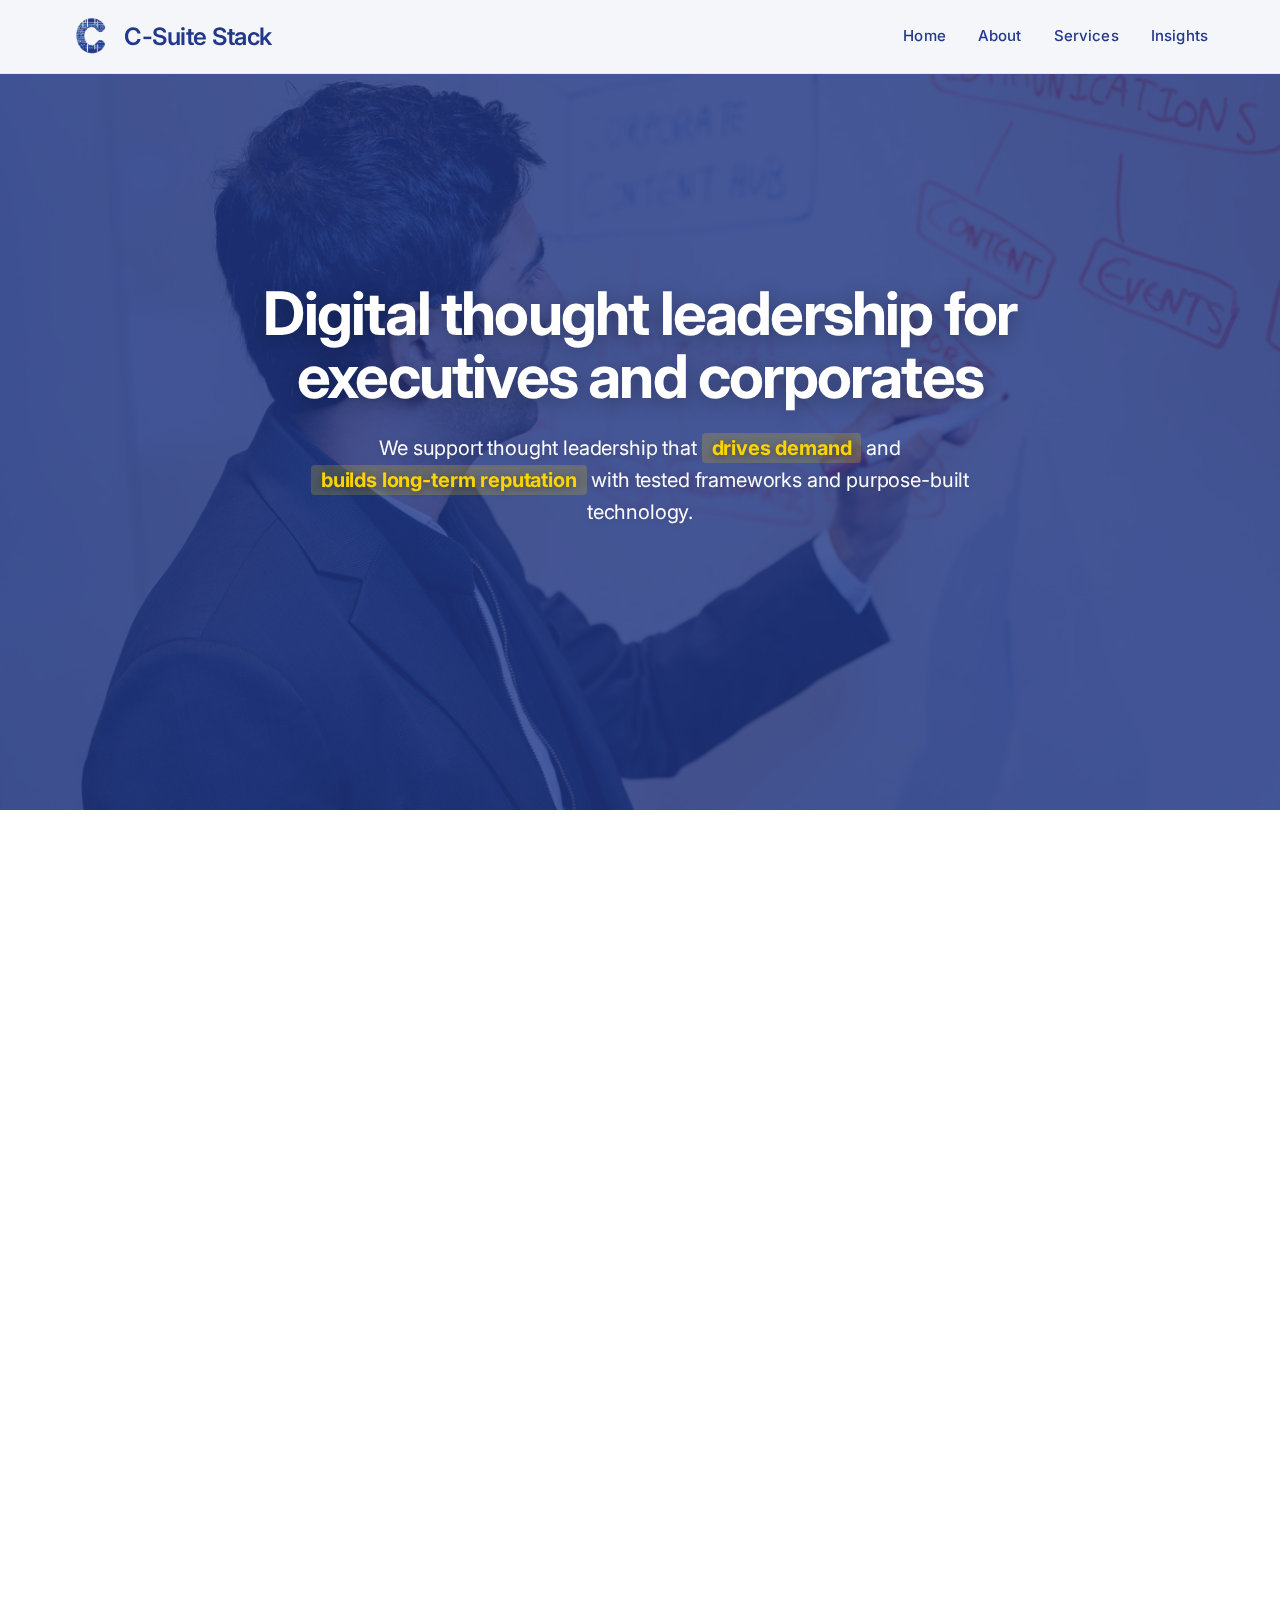
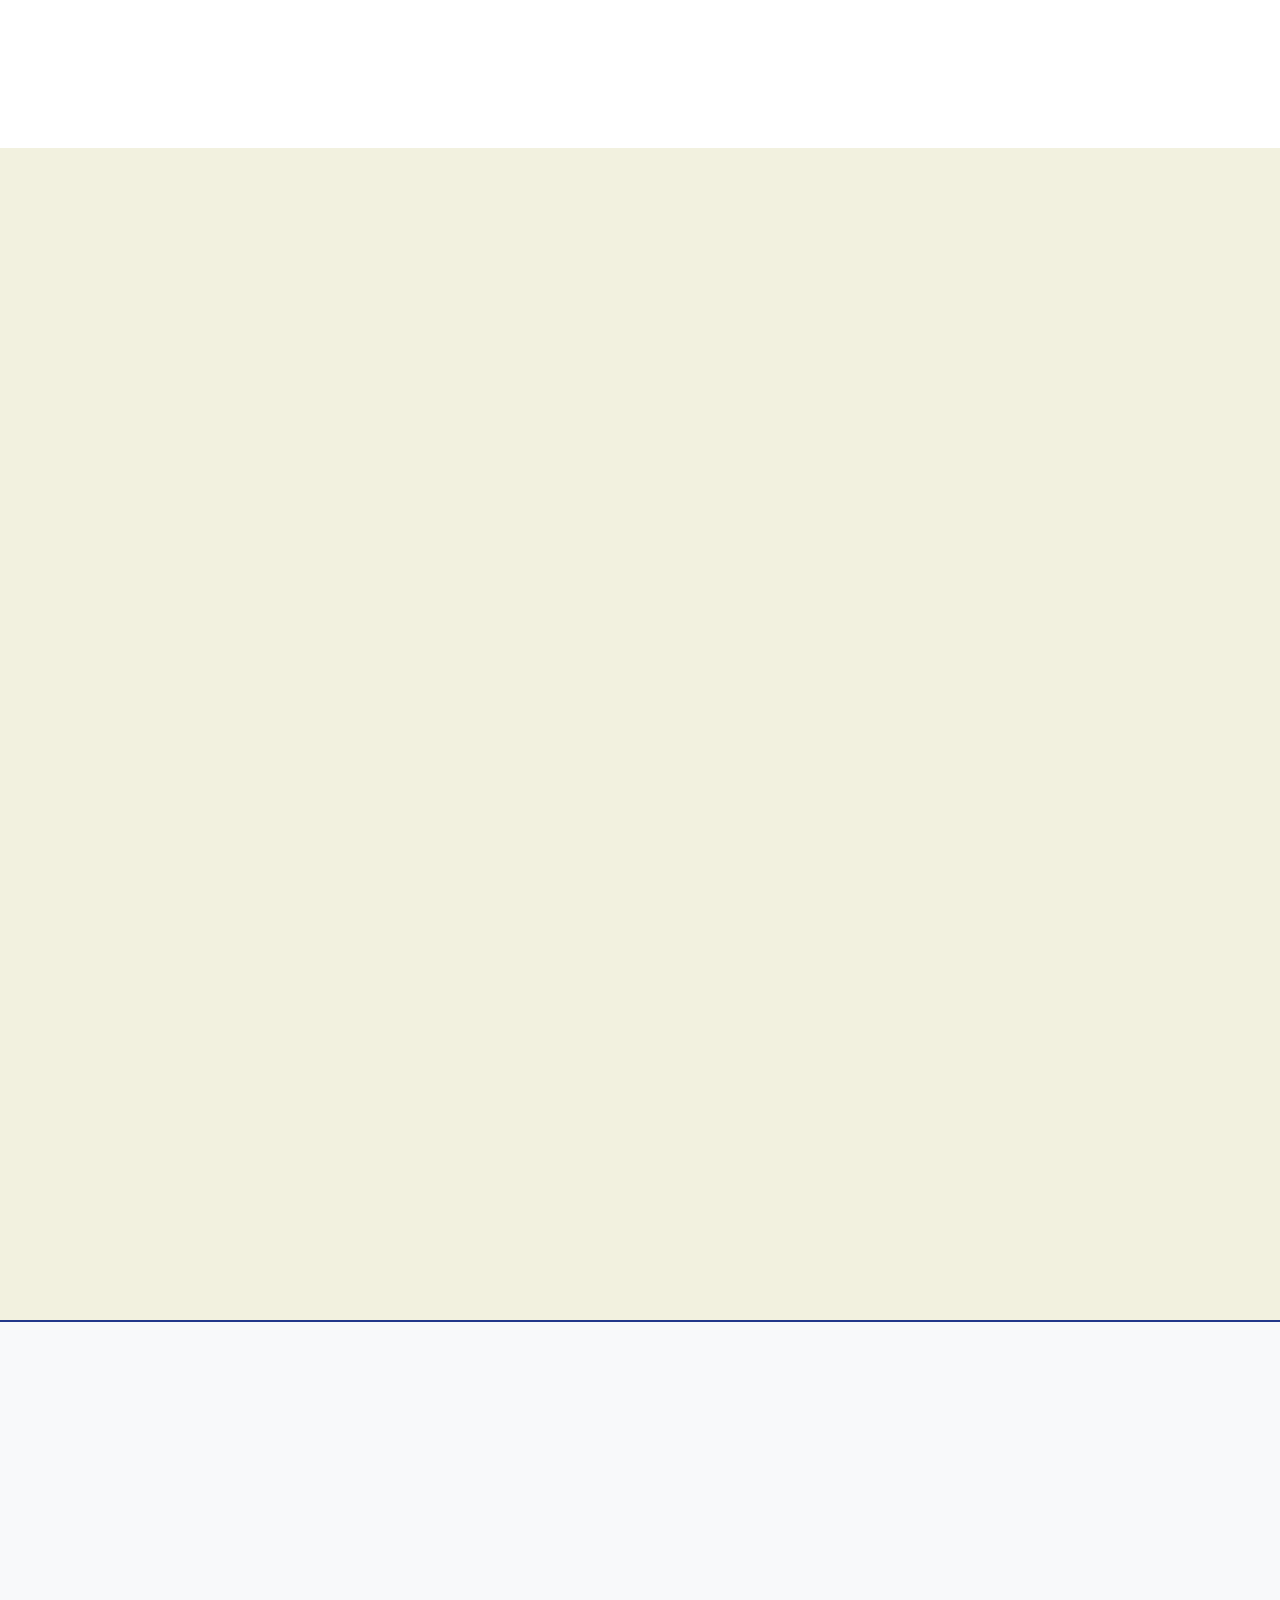
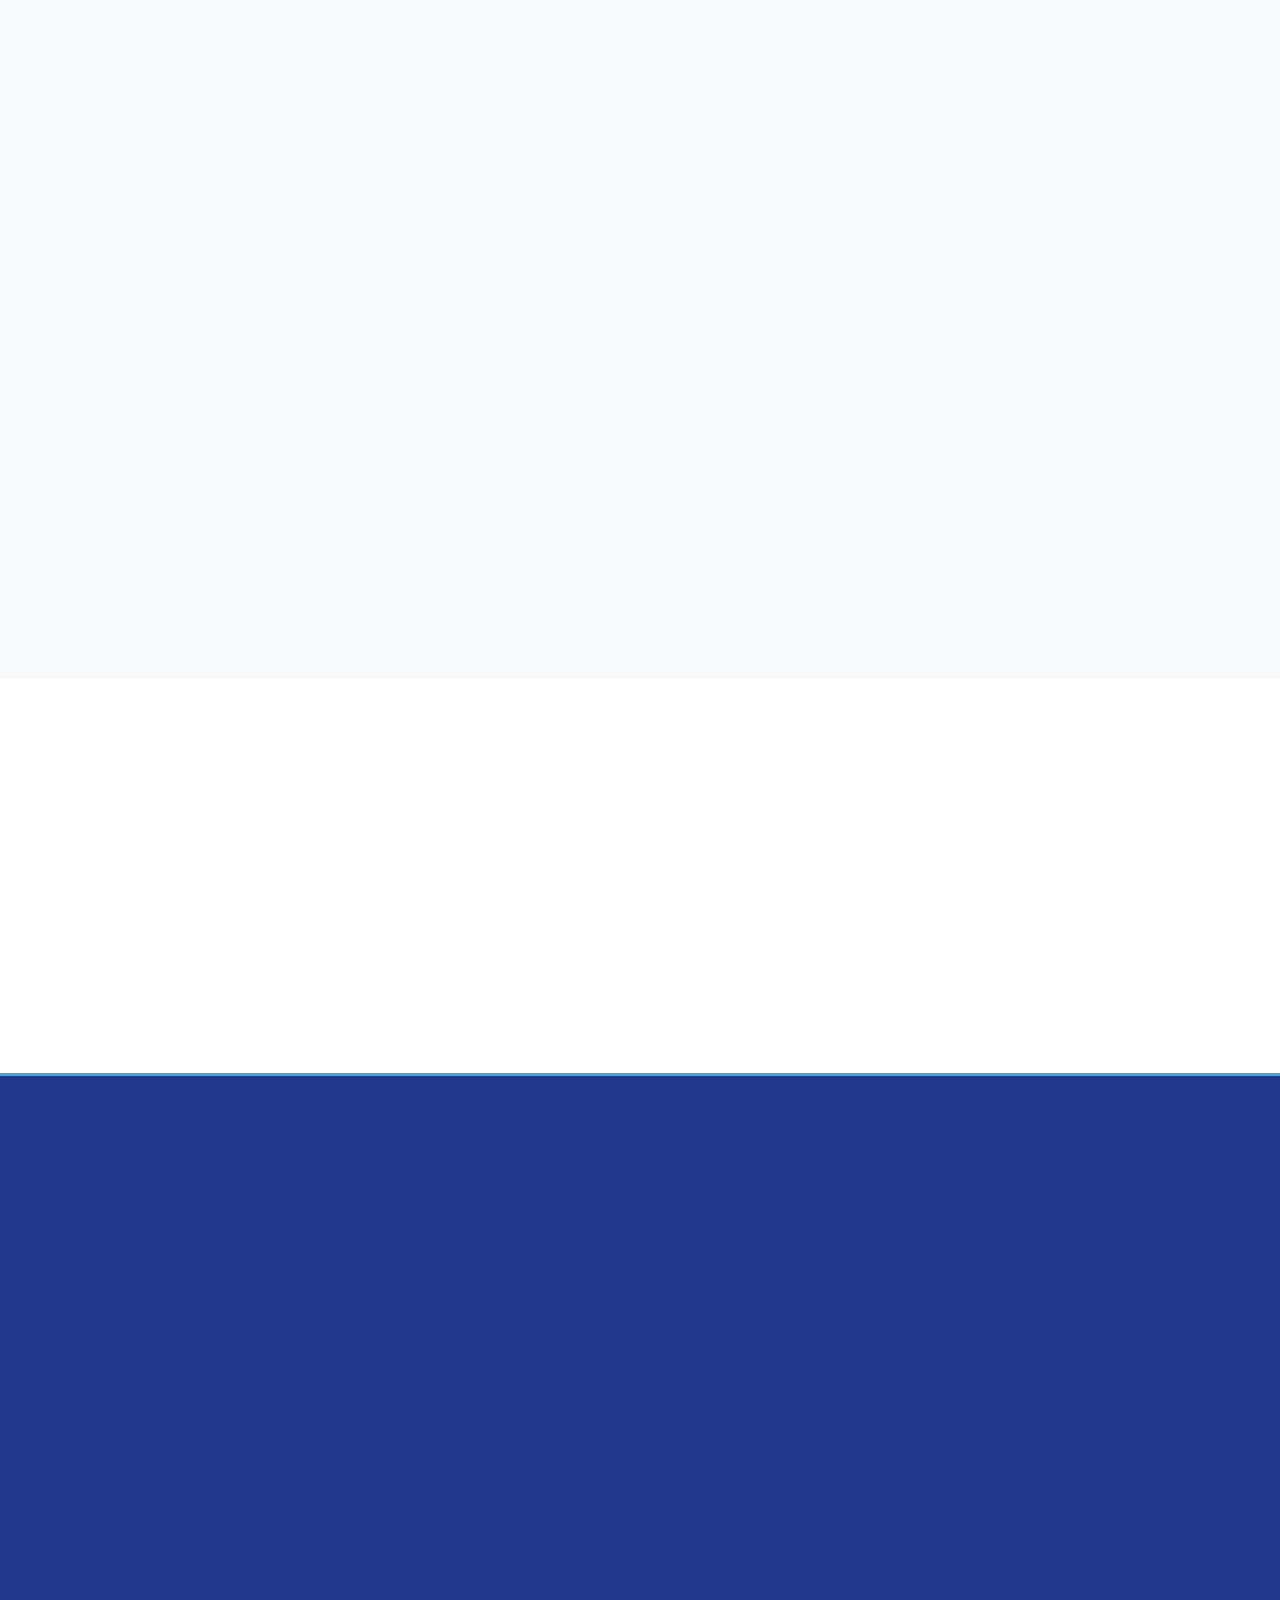
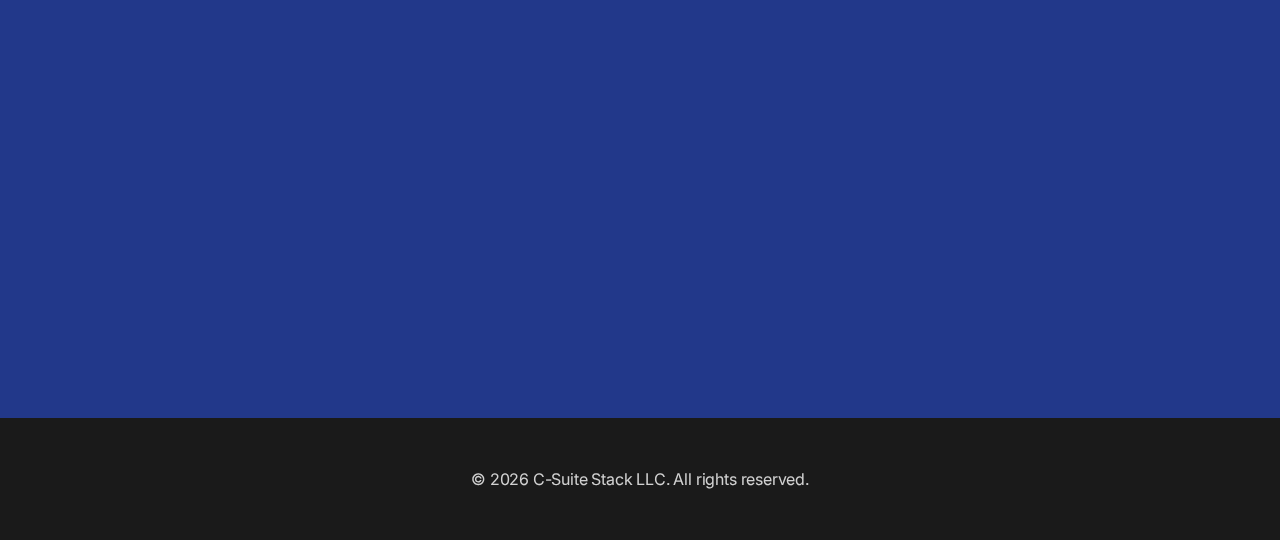
<file: index.html>
<!DOCTYPE html>
<html lang="en">
<head>
    <meta charset="UTF-8">
    <meta name="viewport" content="width=device-width, initial-scale=1.0">
    <title>C-Suite Stack - Digital Communications for Executives and Corporates</title>
    <link rel="shortcut icon" type="image/jpg" href="images/favicon.png"/>
    <link rel="preconnect" href="https://fonts.googleapis.com">
    <link rel="preconnect" href="https://fonts.gstatic.com" crossorigin>
    <link href="https://fonts.googleapis.com/css2?family=Inter:wght@400;500;600;700&display=swap" rel="stylesheet" media="print" onload="this.media='all'">
    <link rel="preload" as="image" href="images/hero-image.jpg">
    <script src="js/analytics.js" defer></script>
    <meta name="description" content="We support thought leadership that drives demand and builds long-term reputation with tested frameworks and purpose-built technology.">

    <!-- Essential Open Graph Meta Tags -->
    <meta property="og:title" content="C-Suite Stack - Digital Communications for Executives">
    <meta property="og:description" content="We support thought leadership that drives demand and builds long-term reputation with tested frameworks and purpose-built technology.">
    <meta property="og:url" content="https://csuitestack.com/">
    <meta property="og:image" content="https://csuitestack.com/images/hero-image.jpg">
    <meta property="og:type" content="website">
    
    <style>
        * {
            margin: 0;
            padding: 0;
            box-sizing: border-box;
        }

        body {
            font-family: 'Inter', -apple-system, BlinkMacSystemFont, 'Segoe UI', Roboto, Oxygen, Ubuntu, Cantarell, sans-serif;
            font-size: 16px;
            font-weight: 400;
            letter-spacing: -0.011em;
            line-height: 1.65;
            color: #333;
            overflow-x: hidden;
            scroll-behavior: smooth;
        }

        /* Scroll Animation Classes */
        .fade-in {
            opacity: 0;
            transform: translateY(30px);
            transition: opacity 0.8s ease, transform 0.8s ease;
        }

        .fade-in.visible {
            opacity: 1;
            transform: translateY(0);
        }

        .fade-in-left {
            opacity: 0;
            transform: translateX(-50px);
            transition: opacity 0.8s ease, transform 0.8s ease;
        }

        .fade-in-left.visible {
            opacity: 1;
            transform: translateX(0);
        }

        .fade-in-right {
            opacity: 0;
            transform: translateX(50px);
            transition: opacity 0.8s ease, transform 0.8s ease;
        }

        .fade-in-right.visible {
            opacity: 1;
            transform: translateX(0);
        }

        /* Navigation */
        .nav {
            position: fixed;
            top: 0;
            left: 0;
            right: 0;
            background: rgba(255, 255, 255, 0.95);
            backdrop-filter: blur(10px);
            padding: 1rem 0;
            z-index: 100;
            border-bottom: 1px solid rgba(0,0,0,0.05);
            transition: all 0.3s ease;
        }

        .nav.scrolled {
            padding: 0.75rem 0;
            box-shadow: 0 1px 3px rgba(0, 0, 0, 0.04);
        }

        .nav-container {
            max-width: 1200px;
            margin: 0 auto;
            padding: 0 2rem;
            display: flex;
            justify-content: space-between;
            align-items: center;
        }

        .logo-container {
            display: flex;
            align-items: center;
            gap: 0.75rem;
            text-decoration: none;
        }

        .logo-icon {
            width: 40px;
            height: 40px;
            object-fit: contain;
        }

        .logo-text {
            font-size: 1.5rem;
            font-weight: 600;
            letter-spacing: -0.02em;
            color: #22388a;
            white-space: nowrap;
        }

        .nav-links {
            display: flex;
            gap: 2rem;
            align-items: center;
        }

        .nav-link {
            color: #22388a;
            text-decoration: none;
            font-weight: 500;
            font-size: 0.9375rem;
            letter-spacing: 0.01em;
            position: relative;
            padding: 0.5rem 0;
            transition: color 0.3s ease;
        }

        .nav-link::after {
            content: '';
            position: absolute;
            bottom: 0;
            left: 0;
            width: 0;
            height: 2px;
            background: #22388a;
            transition: width 0.3s ease;
        }

        .nav-link:hover {
            color: #4FA0DE;
        }

        .nav-link:hover::after {
            width: 100%;
        }

        /* Hamburger Menu */
        .hamburger {
            display: none;
            flex-direction: column;
            gap: 4px;
            background: none;
            border: none;
            cursor: pointer;
            padding: 0.5rem;
        }

        .hamburger span {
            width: 24px;
            height: 2px;
            background: #22388a;
            transition: all 0.3s ease;
        }

        .hamburger.active span:nth-child(1) {
            transform: rotate(45deg) translate(5px, 5px);
        }

        .hamburger.active span:nth-child(2) {
            opacity: 0;
        }

        .hamburger.active span:nth-child(3) {
            transform: rotate(-45deg) translate(7px, -6px);
        }

        /* Hero Section */
        .hero {
            position: relative;
            min-height: 90vh;
            display: flex;
            align-items: center;
            overflow: hidden;
        }

        /* Background image layer */
        .hero-background {
            position: absolute;
            inset: 0;
            z-index: 0;
        }

        .hero-background::before {
            content: '';
            position: absolute;
            inset: 0;
            background: rgba(34, 56, 138, 0.80);
            z-index: 2;
        }

        .hero-background-image {
            width: 100%;
            height: 100%;
            object-fit: cover;
            object-position: center;
            filter: brightness(0.9);
        }

        /* Content layer */
        .hero-content {
            position: relative;
            z-index: 4;
            max-width: 900px;
            margin: 0 auto;
            padding: 8rem 2rem 8rem;
            text-align: center;
            color: white;
        }

        .hero-content h1 {
            font-size: 3.75rem;
            font-weight: 700;
            letter-spacing: -0.03em;
            margin-bottom: 1.5rem;
            line-height: 1.05;
            text-shadow: 0 4px 20px rgba(0, 0, 0, 0.3);
            animation: fadeInDown 1s ease;
        }

        @keyframes fadeInDown {
            from {
                opacity: 0;
                transform: translateY(-30px);
            }
            to {
                opacity: 1;
                transform: translateY(0);
            }
        }

        .hero-content .subtitle {
            font-size: 1.25rem;
            font-weight: 400;
            letter-spacing: -0.008em;
            line-height: 1.6;
            opacity: 0.98;
            text-shadow: 0 2px 10px rgba(0, 0, 0, 0.2);
            max-width: 700px;
            margin: 0 auto;
            animation: fadeInUp 1s ease 0.3s both;
        }

        .hero-content .subtitle .highlight {
            font-weight: 700;
            color: #FFD700;
            background: rgba(255, 215, 0, 0.2);
            padding: 0.15em 0.5em;
            border-radius: 4px;
            white-space: nowrap;
            text-shadow: 0 2px 8px rgba(0, 0, 0, 0.4);
        }

        @keyframes fadeInUp {
            from {
                opacity: 0;
                transform: translateY(30px);
            }
            to {
                opacity: 1;
                transform: translateY(0);
            }
        }

        /* Expertise Section */
        .expertise-section {
            padding: 6rem 2rem;
            background: white;
        }

        .expertise-container {
            max-width: 1200px;
            margin: 0 auto;
        }

        .expertise-section h2 {
            font-size: 2.75rem;
            font-weight: 600;
            letter-spacing: -0.025em;
            line-height: 1.1;
            color: #22388a;
            margin-bottom: 4rem;
            text-align: center;
        }

        .expertise-grid {
            display: grid;
            grid-template-columns: repeat(auto-fit, minmax(320px, 1fr));
            gap: 2.5rem;
        }

        .expertise-card {
            background: #F8F9FA;
            padding: 3rem 2.5rem;
            border-radius: 12px;
            border: 1px solid rgba(34, 56, 138, 0.08);
            transition: all 0.35s cubic-bezier(0.4, 0, 0.2, 1);
        }

        .expertise-card:nth-child(1) {
            background: #F2F1DF;
        }

        .expertise-card:nth-child(2) {
            background: #E6E1F0;
        }

        .expertise-card:nth-child(3) {
            background: #E8E8E8;
        }

        .expertise-card:hover {
            transform: translateY(-6px);
            box-shadow: 0 12px 24px rgba(34, 56, 138, 0.12), 0 4px 8px rgba(34, 56, 138, 0.08);
        }

        .expertise-card h3 {
            font-size: 1.75rem;
            font-weight: 600;
            letter-spacing: -0.02em;
            line-height: 1.3;
            color: #22388a;
            margin-bottom: 0.75rem;
        }

        .expertise-card .subtitle {
            font-size: 1rem;
            color: #555;
            margin-bottom: 2rem;
            line-height: 1.5;
        }

        .logo-grid {
            display: grid;
            grid-template-columns: repeat(2, 1fr);
            gap: 2rem;
            margin-top: 2rem;
        }

        .logo-item {
            display: flex;
            align-items: center;
            justify-content: center;
            min-height: 60px;
        }

        .logo-item img {
            max-width: 100%;
            max-height: 50px;
            width: auto;
            height: auto;
            object-fit: contain;
            filter: grayscale(100%);
            opacity: 0.7;
            transition: all 0.3s ease;
        }

        .logo-item img[src*="harmony"] {
            filter: grayscale(100%) brightness(0.5);
            opacity: 0.7;
            max-height: 65px;
        }

        .logo-item img[src*="yum"] {
            max-height: 65px;
        }

        .logo-item img[src*="statefarm"] {
            max-height: 58px;
        }

        .logo-item img:hover {
            filter: grayscale(0%);
            opacity: 1;
        }

        .logo-item img[src*="harmony"]:hover {
            filter: grayscale(100%) brightness(0) !important;
        }

        .platform-grid {
            display: grid;
            grid-template-columns: repeat(2, 1fr);
            gap: 1rem;
            margin-top: 1.5rem;
        }

        .platform-item {
            display: flex;
            align-items: center;
            justify-content: center;
            padding: 0.5rem;
            min-height: 50px;
        }

        .platform-item img {
            max-width: 100%;
            max-height: 40px;
            width: auto;
            height: auto;
            object-fit: contain;
            filter: grayscale(100%);
            opacity: 0.6;
            transition: all 0.3s ease;
        }

        .platform-item img:hover {
            filter: grayscale(0%);
            opacity: 1;
        }

        .platform-item img[src*="linkedin-news"] {
            max-height: 80px;
        }

        .tech-grid {
            display: grid;
            grid-template-columns: repeat(2, 1fr);
            gap: 1.5rem;
            margin-top: 2rem;
        }

        .tech-item {
            display: flex;
            align-items: center;
            justify-content: center;
            padding: 1rem;
            background: white;
            border-radius: 8px;
            min-height: 60px;
        }

        .tech-item img {
            max-width: 100%;
            max-height: 35px;
            width: auto;
            height: auto;
            object-fit: contain;
            filter: grayscale(100%);
            opacity: 0.6;
            transition: all 0.3s ease;
        }

        .tech-item img:hover {
            filter: grayscale(0%);
            opacity: 1;
        }

        .linkedin-badge {
            padding: 1rem;
            margin-bottom: 1rem;
        }

        .linkedin-badge img {
            max-width: 100%;
            height: auto;
            filter: grayscale(100%);
            opacity: 0.6;
            transition: all 0.3s ease;
        }

        .linkedin-badge img:hover {
            filter: grayscale(0%);
            opacity: 1;
        }

        /* Trending Topics Section */
        .trending-section {
            padding: 0 2rem 6rem;
            background: #F2F1DF;
            margin-top: 0;
        }

        .trending-container {
            max-width: 1200px;
            margin: 0 auto;
        }

        .trending-section h2 {
            font-size: 2.75rem;
            font-weight: 600;
            letter-spacing: -0.025em;
            line-height: 1.1;
            color: #22388a;
            margin-bottom: 1rem;
            margin-top: 0;
            padding-top: 4rem;
            text-align: center;
        }

        /* Newsletter Subscribe Section */
        .newsletter-subscribe {
            max-width: 1200px;
            margin: 3rem auto 0;
            padding: 2rem 3rem;
            background: #E8F4F8;
            border-radius: 12px;
            box-shadow: 0 2px 8px rgba(0, 0, 0, 0.04);
            border: 2px solid #4FA0DE;
            text-align: center;
        }

        .newsletter-subscribe h3 {
            font-size: 1.5rem;
            font-weight: 600;
            letter-spacing: -0.02em;
            line-height: 1.2;
            color: #22388a;
            margin-bottom: 0.75rem;
        }

        .newsletter-subscribe p {
            font-size: 1rem;
            letter-spacing: -0.008em;
            line-height: 1.5;
            color: #555;
            margin-bottom: 1.5rem;
        }

        .newsletter-subscribe iframe {
            width: 100%;
            max-width: 500px;
        }

        .section-subtitle {
            text-align: center;
            font-size: 1.125rem;
            font-weight: 400;
            letter-spacing: -0.008em;
            line-height: 1.65;
            color: #666;
            margin-bottom: 4rem;
            max-width: 700px;
            margin-left: auto;
            margin-right: auto;
        }

        .blog-grid {
            display: grid;
            grid-template-columns: repeat(auto-fit, minmax(320px, 1fr));
            gap: 2.5rem;
            margin-top: 3rem;
        }

        .blog-card {
            background: white;
            border-radius: 12px;
            overflow: hidden;
            box-shadow: 0 2px 8px rgba(0, 0, 0, 0.04), 0 1px 2px rgba(0, 0, 0, 0.02);
            transition: all 0.35s cubic-bezier(0.4, 0, 0.2, 1);
            border: 1px solid rgba(34, 56, 138, 0.08);
            position: relative;
            display: flex;
            flex-direction: column;
        }

        .blog-card::before {
            content: '';
            position: absolute;
            top: 0;
            left: 0;
            right: 0;
            height: 3px;
            background: linear-gradient(90deg, #22388a 0%, #4FA0DE 100%);
            opacity: 0;
            transition: opacity 0.35s ease;
            z-index: 1;
        }

        .blog-card:hover {
            transform: translateY(-6px);
            box-shadow: 0 12px 24px rgba(34, 56, 138, 0.12), 0 4px 8px rgba(34, 56, 138, 0.08);
            border-color: rgba(79, 160, 222, 0.3);
        }

        .blog-card:hover::before {
            opacity: 1;
        }

        .blog-card-image {
            width: 100%;
            height: 220px;
            object-fit: cover;
            display: block;
        }

        .blog-card-content {
            padding: 2.5rem;
            flex: 1;
            display: flex;
            flex-direction: column;
        }

        .blog-card h3 {
            font-size: 1.5rem;
            font-weight: 600;
            letter-spacing: -0.02em;
            line-height: 1.3;
            color: #22388a;
            margin-bottom: 1.25rem;
        }

        .blog-card h3 a {
            color: #22388a;
            text-decoration: none;
            transition: color 0.3s ease;
        }

        .blog-card h3 a:hover {
            color: #4FA0DE;
        }

        .blog-card p {
            font-size: 1.0625rem;
            letter-spacing: -0.008em;
            line-height: 1.75;
            color: #555;
            margin-bottom: 2rem;
            flex: 1;
        }

        .read-more {
            color: #22388a;
            font-weight: 600;
            font-size: 0.9375rem;
            text-decoration: none;
            display: inline-flex;
            align-items: center;
            gap: 0.5rem;
            transition: all 0.3s ease;
            position: relative;
        }

        .read-more::after {
            content: '→';
            transition: transform 0.3s ease;
        }

        .read-more:hover {
            color: #4FA0DE;
        }

        .read-more:hover::after {
            transform: translateX(4px);
        }

        /* Services Section */
        .services-section {
            padding: 6rem 2rem;
            background: #F8F9FA;
            border-top: 2px solid #22388a;
        }

        .services-container {
            max-width: 1200px;
            margin: 0 auto;
        }

        .services-section h2 {
            font-size: 2.75rem;
            font-weight: 600;
            letter-spacing: -0.025em;
            line-height: 1.1;
            color: #22388a;
            margin-bottom: 1rem;
            text-align: center;
        }

        .services-grid {
            display: grid;
            grid-template-columns: repeat(auto-fit, minmax(320px, 1fr));
            gap: 2.5rem;
            margin-top: 3rem;
        }

        .service-card {
            background: white;
            padding: 3rem;
            border-radius: 12px;
            box-shadow: 0 2px 8px rgba(0, 0, 0, 0.04), 0 1px 2px rgba(0, 0, 0, 0.02);
            transition: all 0.35s cubic-bezier(0.4, 0, 0.2, 1);
            border: 1px solid rgba(34, 56, 138, 0.08);
            border-left: 3px solid transparent;
        }

        .service-card:hover {
            transform: translateY(-6px);
            box-shadow: 0 12px 24px rgba(34, 56, 138, 0.12), 0 4px 8px rgba(34, 56, 138, 0.08);
            border-left-color: #4FA0DE;
            border-color: rgba(79, 160, 222, 0.3);
        }

        .service-card h3 {
            font-size: 1.5rem;
            font-weight: 600;
            letter-spacing: -0.02em;
            line-height: 1.3;
            color: #22388a;
            margin-bottom: 1.25rem;
        }

        .service-card p {
            font-size: 1.0625rem;
            letter-spacing: -0.008em;
            line-height: 1.75;
            color: #555;
        }

        /* Testimonial Section */
        .testimonial-section {
            padding: 6rem 2rem;
            background: white;
        }

        .testimonial-container {
            max-width: 900px;
            margin: 0 auto;
            text-align: center;
        }

        .testimonial-quote {
            font-size: 1.75rem;
            font-weight: 400;
            letter-spacing: -0.015em;
            line-height: 1.6;
            color: #22388a;
            font-style: italic;
            margin-bottom: 2rem;
            position: relative;
        }

        .testimonial-quote::before {
            content: '"';
            font-size: 4rem;
            position: absolute;
            top: -1rem;
            left: -2rem;
            color: #C3BBDA;
            opacity: 0.5;
        }

        .testimonial-author {
            display: flex;
            align-items: center;
            justify-content: center;
            gap: 1.5rem;
            margin-top: 2rem;
        }

        .testimonial-icon {
            width: 80px;
            height: 80px;
            border-radius: 50%;
            background: #22388a;
            border: 2px solid #4FA0DE;
            display: flex;
            align-items: center;
            justify-content: center;
        }

        .testimonial-icon img {
            width: 100%;
            height: 100%;
            border-radius: 50%;
        }

        .testimonial-info {
            text-align: left;
        }

        .testimonial-name {
            font-weight: 600;
            letter-spacing: -0.01em;
            color: #22388a;
            font-size: 1.0625rem;
        }

        .testimonial-title {
            font-size: 0.9375rem;
            color: #666;
        }

        /* Social Proof Section */
        .social-proof-section {
            padding: 6rem 2rem;
            background: #22388a;
            color: white;
            text-align: center;
            border-top: 3px solid #4FA0DE;
        }

        .social-proof-container {
            max-width: 1000px;
            margin: 0 auto;
        }

        .social-proof-section h2 {
            font-size: 3rem;
            font-weight: 600;
            letter-spacing: -0.025em;
            line-height: 1.1;
            margin-bottom: 1rem;
        }

        .social-proof-section p {
            font-size: 1.125rem;
            font-weight: 400;
            letter-spacing: -0.008em;
            line-height: 1.65;
            opacity: 0.9;
            max-width: 700px;
            margin: 0 auto;
        }

        .leaders-chart {
            margin-top: 3rem;
            max-width: 400px;
            height: auto;
        }

        .cta-button {
            display: inline-block;
            margin-top: 2rem;
            padding: 1rem 2.5rem;
            background: white;
            color: #22388a;
            text-decoration: none;
            font-weight: 600;
            font-size: 1.1rem;
            border-radius: 4px;
            transition: all 0.3s ease;
            border: 2px solid white;
        }

        .cta-button:hover {
            transform: translateY(-2px);
            background: transparent;
            color: white;
            border-color: white;
        }

        /* Footer */
        .footer {
            background: #1a1a1a;
            color: white;
            padding: 3rem 2rem 2rem;
            text-align: center;
        }

        .footer-content {
            max-width: 1200px;
            margin: 0 auto;
        }

        .footer p {
            opacity: 0.8;
            margin-bottom: 1rem;
        }

        .footer-links {
            display: flex;
            justify-content: center;
            gap: 2rem;
            margin-top: 2rem;
        }

        .footer-link {
            color: white;
            text-decoration: none;
            opacity: 0.8;
            transition: opacity 0.3s ease;
        }

        .footer-link:hover {
            opacity: 1;
        }

        /* Responsive Design */
        @media (max-width: 768px) {
            .hamburger {
                display: flex;
            }

            .nav-links {
                position: fixed;
                top: 73px;
                right: -100%;
                width: 250px;
                height: calc(100vh - 73px);
                background: rgba(255, 255, 255, 0.98);
                backdrop-filter: blur(10px);
                flex-direction: column;
                padding: 2rem;
                gap: 1.5rem;
                box-shadow: -2px 0 10px rgba(0, 0, 0, 0.1);
                transition: right 0.3s ease;
                z-index: 99;
            }

            .nav-links.active {
                right: 0;
            }

            .nav-link {
                width: 100%;
                padding: 0.75rem 0;
                border-bottom: 1px solid rgba(34, 56, 138, 0.1);
            }

            .hero {
                min-height: 80vh;
            }

            .hero-content {
                padding: 6rem 2rem 6rem;
            }

            .hero-content h1 {
                font-size: 2.5rem;
            }

            .hero-content .subtitle {
                font-size: 1.1rem;
            }

            .blog-grid, .services-grid {
                grid-template-columns: 1fr;
            }

            .testimonial-quote {
                font-size: 1.4rem;
            }

            .social-proof-section h2 {
                font-size: 2.2rem;
            }
        }

        @media (max-width: 480px) {
            .hero {
                padding: 6rem 1rem 4rem;
            }

            .trending-section {
                padding: 0 1rem 4rem;
            }

            .trending-section h2 {
                margin-top: 3rem;
            }

            .services-section, .testimonial-section, .social-proof-section {
                padding: 4rem 1rem;
            }

            .nav-container {
                padding: 0 1rem;
            }

            .logo-icon {
                width: 32px;
                height: 32px;
            }

            .logo-text {
                font-size: 1.4rem;
            }
        }
    </style>
    <script>
        // Scroll Animation Observer
        document.addEventListener('DOMContentLoaded', function() {
            const observerOptions = {
                threshold: 0.1,
                rootMargin: '0px 0px -50px 0px'
            };

            const observer = new IntersectionObserver(function(entries) {
                entries.forEach(entry => {
                    if (entry.isIntersecting) {
                        entry.target.classList.add('visible');
                    }
                });
            }, observerOptions);

            // Observe all elements with fade-in classes
            document.querySelectorAll('.fade-in, .fade-in-left, .fade-in-right').forEach(el => {
                observer.observe(el);
            });

            // Navigation scroll behavior
            const nav = document.querySelector('.nav');
            window.addEventListener('scroll', function() {
                if (window.scrollY > 50) {
                    nav.classList.add('scrolled');
                } else {
                    nav.classList.remove('scrolled');
                }
            });

            // Hamburger menu toggle
            const hamburger = document.querySelector('.hamburger');
            const navLinks = document.querySelector('.nav-links');

            hamburger.addEventListener('click', function() {
                hamburger.classList.toggle('active');
                navLinks.classList.toggle('active');
            });

            // Close menu when clicking a link
            document.querySelectorAll('.nav-link').forEach(link => {
                link.addEventListener('click', function() {
                    hamburger.classList.remove('active');
                    navLinks.classList.remove('active');
                });
            });
        });
    </script>
</head>
<body>
    <nav class="nav">
        <div class="nav-container">
            <button class="hamburger" aria-label="Toggle navigation">
                <span></span>
                <span></span>
                <span></span>
            </button>
            <a href="index.html" class="logo-container">
                <img src="images/favicon.png" alt="C-Suite Stack Icon" class="logo-icon">
                <span class="logo-text">C-Suite Stack</span>
            </a>
            <div class="nav-links">
                <a href="index.html" class="nav-link">Home</a>
                <a href="about.html" class="nav-link">About</a>
                <a href="#services" class="nav-link">Services</a>
                <a href="#trending" class="nav-link">Insights</a>
            </div>
        </div>
    </nav>

    <main>
    <!-- Hero Section -->
    <section class="hero">
        <div class="hero-background">
            <picture>
                <source
                    type="image/webp"
                    srcset="images/hero-image.jpg"
                    sizes="100vw">
                <img
                    src="images/hero-image.jpg"
                    alt="Digital communications specialist portrait"
                    class="hero-background-image"
                    fetchpriority="high">
            </picture>
        </div>
        <div class="hero-content">
            <h1>Digital thought leadership for executives and corporates</h1>
            <p class="subtitle">We support thought leadership that <span class="highlight">drives demand</span> and <span class="highlight">builds long-term reputation</span> with tested frameworks and purpose-built technology.</p>
        </div>
    </section>

    <!-- Expertise Section -->
    <section class="expertise-section">
        <div class="expertise-container">
            <h2 class="fade-in">Our Focus on the C-Suite Means Deep Expertise</h2>

            <div class="expertise-grid">
                <!-- Depth of Experience -->
                <div class="expertise-card fade-in">
                    <h3>Depth of Experience Across Situations</h3>
                    <p class="subtitle">We work with leaders at all stages of the thought leadership journey.</p>

                    <div class="logo-grid">
                        <div class="logo-item">
                            <img src="images/logos/yum.svg" alt="Yum! Brands">
                        </div>
                        <div class="logo-item">
                            <img src="images/logos/harmony.png" alt="State Farm">
                        </div>
                        <div class="logo-item">
                            <img src="images/logos/statefarm.svg" alt="State Farm">
                        </div>
                        <div class="logo-item">
                            <img src="images/logos/abbvie.svg" alt="AbbVie">
                        </div>
                        <div class="logo-item">
                            <img src="images/logos/mars.svg" alt="Mars">
                        </div>
                        <div class="logo-item">
                            <img src="images/logos/dow.svg" alt="Dow">
                        </div>
                        <div class="logo-item">
                            <img src="images/logos/sibanye-stillwater.svg" alt="Sibanye Stillwater">
                        </div>
                        <div class="logo-item">
                            <img src="images/logos/bcg.png" alt="BCG">
                        </div>
                    </div>
                </div>

                <!-- Relationships with Leading Platforms -->
                <div class="expertise-card fade-in">
                    <h3>Relationships with Leading Platforms</h3>
                    <p class="subtitle">We're tapped into the latest editorial priorities and algorithm changes.</p>

                    <div class="platform-grid">
                        <div class="platform-item">
                            <img src="images/logos/linkedin-news.png" alt="LinkedIn News">
                        </div>
                        <div class="platform-item">
                            <img src="images/logos/meta.svg" alt="Meta">
                        </div>
                        <div class="platform-item">
                            <img src="images/logos/youtube.svg" alt="YouTube">
                        </div>
                        <div class="platform-item">
                            <img src="images/logos/medium.svg" alt="Medium">
                        </div>
                    </div>

                    <div class="linkedin-badge">
                        <img src="images/logos/Certified_Marketing_Insider.png" alt="LinkedIn Certified Marketing Insider Badge">
                    </div>
                </div>

                <!-- Tech to Improve Workflows -->
                <div class="expertise-card fade-in">
                    <h3>Tech to Improve Workflows</h3>
                    <p class="subtitle">Not to replace authentic voices. Easy workflows mean better storytelling.</p>

                    <div class="tech-grid">
                        <div class="tech-item">
                            <img src="images/logos/airtable.svg" alt="Airtable">
                        </div>
                        <div class="tech-item">
                            <img src="images/logos/claude.svg" alt="Claude">
                        </div>
                        <div class="tech-item">
                            <img src="images/logos/riverside.png" alt="Riverside">
                        </div>
                        <div class="tech-item">
                            <img src="images/logos/canva.svg" alt="Canva">
                        </div>
                        <div class="tech-item">
                            <img src="images/logos/tensorflow.svg" alt="TensorFlow">
                        </div>
                        <div class="tech-item">
                            <img src="images/logos/beehiiv.svg" alt="beehiiv">
                        </div>
                        <div class="tech-item">
                            <img src="images/logos/python.svg" alt="Python">
                        </div>
                        <div class="tech-item">
                            <img src="images/logos/zapier.svg" alt="Zapier">
                        </div>
                    </div>
                </div>
            </div>
        </div>
    </section>

    <!-- Trending Topics Section -->
    <section class="trending-section" id="trending">
        <div class="trending-container">
            <h2 class="fade-in">Trending topics</h2>
            <div class="blog-grid">
                <div class="blog-card fade-in">
                    <a href="blog/what-to-do-when-your-top-tier-placement-is-behind-a-paywall.html" aria-label="Read: What to do when your top-tier placement is behind a paywall">
                        <img src="images/paywall.png" alt="Paywall strategy" class="blog-card-image">
                    </a>
                    <div class="blog-card-content">
                        <h3><a href="blog/what-to-do-when-your-top-tier-placement-is-behind-a-paywall.html">What to do when your top-tier placement is behind a paywall</a></h3>
                        <p>Maximizing the reach of a top-tier executive placement behind a paywall presents a unique challenge for communicators. Here are three effective strategies to get creative with social media content.</p>
                        <a href="blog/what-to-do-when-your-top-tier-placement-is-behind-a-paywall.html" class="read-more" aria-label="Read more about what to do when your top-tier placement is behind a paywall">Read more</a>
                    </div>
                </div>
                <div class="blog-card fade-in">
                    <a href="blog/how-a-yale-professor-went-viral-with-just-a-text-pdf.html" aria-label="Read: How a Yale professor went viral with just a text PDF">
                        <img src="images/profchoi1.jpg" alt="Yale professor viral post" class="blog-card-image">
                    </a>
                    <div class="blog-card-content">
                        <h3><a href="blog/how-a-yale-professor-went-viral-with-just-a-text-pdf.html">How a Yale professor went viral with just a text PDF</a></h3>
                        <p>A Yale finance professor defied social media norms by going viral on LinkedIn with a text-only PDF of his course syllabus, proving that unique, valuable content can outperform flashy visuals in capturing attention.</p>
                        <a href="blog/how-a-yale-professor-went-viral-with-just-a-text-pdf.html" class="read-more" aria-label="Read more about how a Yale professor went viral with just a text PDF">Read more</a>
                    </div>
                </div>
                <div class="blog-card fade-in">
                    <a href="blog/three-ccos-raising-the-bar-on-digital-communications.html" aria-label="Read: Three CCOs raising the bar on digital thought leadership">
                        <img src="images/3CCOs.jpg" alt="CCOs raising the bar" class="blog-card-image">
                    </a>
                    <div class="blog-card-content">
                        <h3><a href="blog/three-ccos-raising-the-bar-on-digital-communications.html">Three CCOs raising the bar on digital thought leadership</a></h3>
                        <p>Three innovative chief communications officers are redefining digital engagement on LinkedIn. Learn how they support their organizations with a voice of their own.</p>
                        <a href="blog/three-ccos-raising-the-bar-on-digital-communications.html" class="read-more" aria-label="Read more about three CCOs raising the bar on digital thought leadership">Read more</a>
                    </div>
                </div>
            </div>

            <!-- Newsletter Subscribe -->
            <div class="newsletter-subscribe fade-in">
                <h3>Get tomorrow's corporate digital communications strategies today</h3>
                <p>Join 500+ comms, public affairs and C-level leaders getting actionable tips delivered straight to their inbox.</p>
                <iframe src="https://embeds.beehiiv.com/7405348a-fb60-4b95-8b7f-ac767daabab8?slim=true" data-test-id="beehiiv-embed" height="52" frameborder="0" scrolling="no" style="margin: 0; border-radius: 0px !important; background-color: transparent;" title="Newsletter signup form"></iframe>
            </div>
        </div>
    </section>

    <!-- Services Section -->
    <section class="services-section" id="services">
        <div class="services-container">
            <h2 class="fade-in">We Speak C-Suite</h2>
            <p class="section-subtitle fade-in">Our services are built from a deep understanding of what communications functions need in a variety of public and investor relations situations.</p>
            
            <div class="services-grid">
                <div class="service-card fade-in">
                    <h3>Digital Strategy</h3>
                    <p>Ensure your corporate digital communications are grounded in business objectives.</p>
                </div>
                <div class="service-card fade-in">
                    <h3>Editorial Planning</h3>
                    <p>Plan for key internal and external moments to focus efforts on capturing high-value assets.</p>
                </div>
                <div class="service-card fade-in">
                    <h3>Content Development</h3>
                    <p>Transform raw assets into highly engaging content designed to match audience consumption habits.</p>
                </div>
                <div class="service-card fade-in">
                    <h3>Executive Social Media Training</h3>
                    <p>Level up your team with hands-on coaching to build comfort and consistency.</p>
                </div>
                <div class="service-card fade-in">
                    <h3>Paid Amplification</h3>
                    <p>Get targeted placements in social feeds with trusted voices and drive meaningful actions.</p>
                </div>
                <div class="service-card fade-in">
                    <h3>Analytics</h3>
                    <p>Optimize posts before you hit "publish" with predictive modeling and understand what your audience values.</p>
                </div>
            </div>
        </div>
    </section>

    <!-- Testimonial Section -->
    <section class="testimonial-section">
        <div class="testimonial-container fade-in">
            <div class="testimonial-quote">
                Delivered strong metrics and elevated the executives' visibility as industry thought leaders.
            </div>
            <div class="testimonial-author">
                <div class="testimonial-icon">
                   <img src="images/cco-icon.png" alt="Icon of Chief Communications Officer">
                </div>
                <div class="testimonial-info">
                    <div class="testimonial-name">Global Communications Director</div>
                    <div class="testimonial-title">Fortune 100 Company</div>
                </div>
            </div>
        </div>
    </section>

    <!-- Social Proof Section -->
    <section class="social-proof-section">
        <div class="social-proof-container fade-in">
            <img src="images/leaders-chart.png" alt="Rising bar graph with icons of leaders" class="leaders-chart">
            <h2>100+ leaders and brands supported</h2>
            <p>in our collective experience across industries including CPG, healthcare, industrials, logistics, pharmaceuticals, QSR and more.</p>
            <a href="mailto:prash@csuitestack.com" class="cta-button">Get in Touch</a>
        </div>
    </section>
    </main>

    <!-- Footer -->
    <footer class="footer">
        <div class="footer-content">
            <p>&copy; <span id="current-year"></span> C-Suite Stack LLC. All rights reserved.</p>
        </div>
    </footer>
    <script>
        document.getElementById('current-year').textContent = new Date().getFullYear();
    </script>
</body>
</html>
</file>
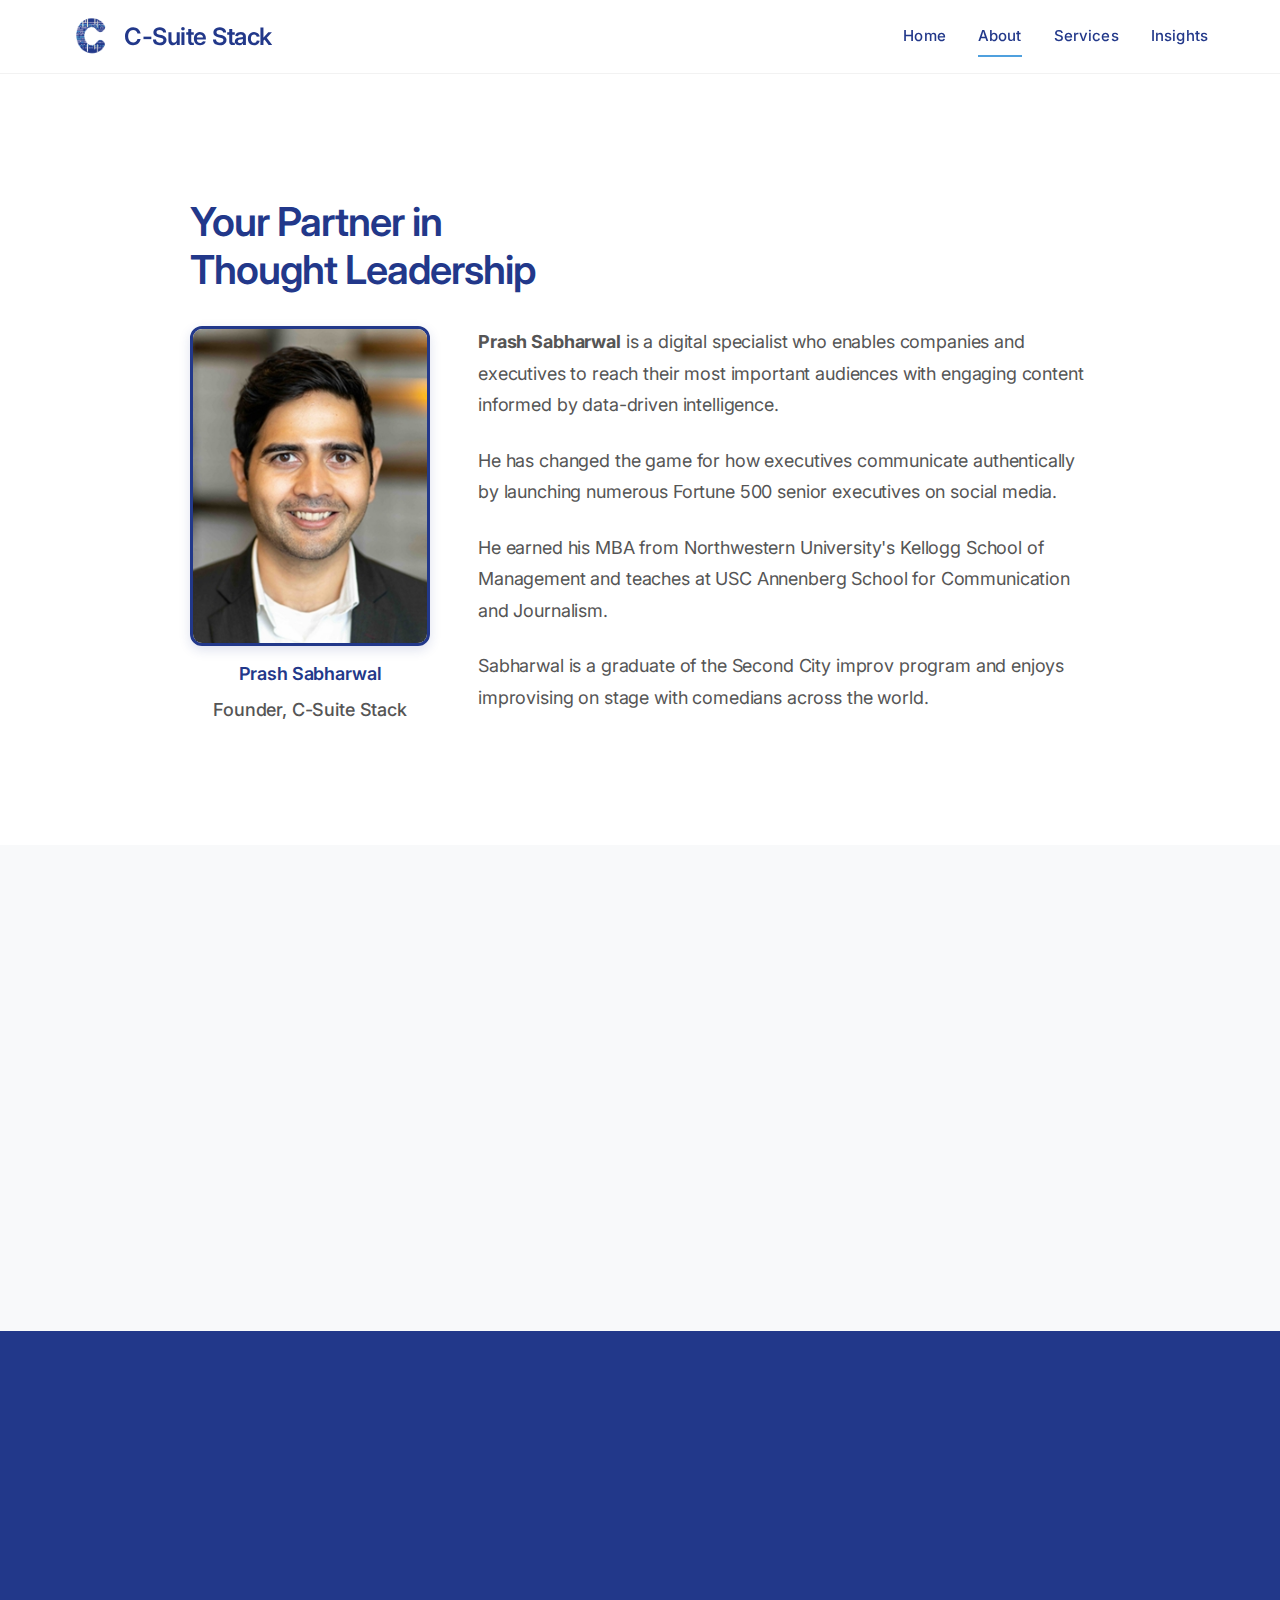
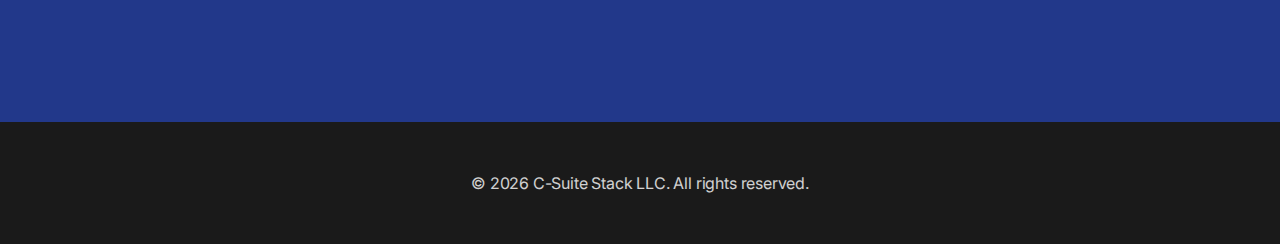
<file: about.html>
<!DOCTYPE html>
<html lang="en">
<head>
    <meta charset="UTF-8">
    <meta name="viewport" content="width=device-width, initial-scale=1.0">
    <title>About - C-Suite Stack</title>
    <link rel="shortcut icon" type="image/jpg" href="images/favicon.png"/>
    <script src="js/analytics.js"></script>

    <!-- Essential Open Graph Meta Tags -->
    <meta property="og:title" content="About C-Suite Stack">
    <meta property="og:description" content="Learn about C-Suite Stack and our mission to support thought leadership for executives and corporates.">
    <meta property="og:url" content="https://csuitestack.com/about.html">

    <style>
        @import url('https://fonts.googleapis.com/css2?family=Inter:wght@400;500;600;700&display=swap');

        * {
            margin: 0;
            padding: 0;
            box-sizing: border-box;
        }

        body {
            font-family: 'Inter', -apple-system, BlinkMacSystemFont, 'Segoe UI', Roboto, Oxygen, Ubuntu, Cantarell, sans-serif;
            font-size: 16px;
            font-weight: 400;
            letter-spacing: -0.011em;
            line-height: 1.65;
            color: #333;
            overflow-x: hidden;
            scroll-behavior: smooth;
        }

        /* Scroll Animation Classes */
        .fade-in {
            opacity: 0;
            transform: translateY(30px);
            transition: opacity 0.8s ease, transform 0.8s ease;
        }

        .fade-in.visible {
            opacity: 1;
            transform: translateY(0);
        }

        /* Navigation */
        .nav {
            position: fixed;
            top: 0;
            left: 0;
            right: 0;
            background: rgba(255, 255, 255, 0.95);
            backdrop-filter: blur(10px);
            padding: 1rem 0;
            z-index: 100;
            border-bottom: 1px solid rgba(0,0,0,0.05);
            transition: all 0.3s ease;
        }

        .nav.scrolled {
            padding: 0.75rem 0;
            box-shadow: 0 1px 3px rgba(0, 0, 0, 0.04);
        }

        .nav-container {
            max-width: 1200px;
            margin: 0 auto;
            padding: 0 2rem;
            display: flex;
            justify-content: space-between;
            align-items: center;
        }

        .logo-container {
            display: flex;
            align-items: center;
            gap: 0.75rem;
            text-decoration: none;
        }

        .logo-icon {
            width: 40px;
            height: 40px;
            object-fit: contain;
        }

        .logo-text {
            font-size: 1.5rem;
            font-weight: 600;
            letter-spacing: -0.02em;
            color: #22388a;
            white-space: nowrap;
        }

        .nav-links {
            display: flex;
            gap: 2rem;
            align-items: center;
        }

        .nav-link {
            color: #22388a;
            text-decoration: none;
            font-weight: 500;
            font-size: 0.9375rem;
            letter-spacing: 0.01em;
            position: relative;
            padding: 0.5rem 0;
            transition: color 0.3s ease;
        }

        .nav-link::after {
            content: '';
            position: absolute;
            bottom: 0;
            left: 0;
            width: 0;
            height: 2px;
            background: #22388a;
            transition: width 0.3s ease;
        }

        .nav-link:hover {
            color: #4FA0DE;
        }

        .nav-link:hover::after {
            width: 100%;
        }

        .nav-link.active::after {
            width: 100%;
            background: #4FA0DE;
        }

        /* Hamburger Menu */
        .hamburger {
            display: none;
            flex-direction: column;
            gap: 4px;
            background: none;
            border: none;
            cursor: pointer;
            padding: 0.5rem;
        }

        .hamburger span {
            width: 24px;
            height: 2px;
            background: #22388a;
            transition: all 0.3s ease;
        }

        .hamburger.active span:nth-child(1) {
            transform: rotate(45deg) translate(5px, 5px);
        }

        .hamburger.active span:nth-child(2) {
            opacity: 0;
        }

        .hamburger.active span:nth-child(3) {
            transform: rotate(-45deg) translate(7px, -6px);
        }

        /* Page Header */
        .page-header {
            background: #22388a;
            color: white;
            padding: 8rem 2rem 4rem;
            text-align: center;
            margin-top: 70px;
        }

        .page-header h1 {
            font-size: 3.5rem;
            font-weight: 700;
            letter-spacing: -0.03em;
            margin-bottom: 1rem;
            line-height: 1.1;
        }

        .page-header p {
            font-size: 1.25rem;
            font-weight: 400;
            letter-spacing: -0.008em;
            line-height: 1.6;
            opacity: 0.95;
            max-width: 700px;
            margin: 0 auto;
        }

        /* About Content */
        .about-section {
            padding: 8rem 2rem 6rem;
            background: white;
            margin-top: 70px;
        }

        .about-container {
            max-width: 900px;
            margin: 0 auto;
        }

        .about-section h2 {
            font-size: 2.5rem;
            font-weight: 600;
            letter-spacing: -0.025em;
            line-height: 1.2;
            color: #22388a;
            margin-bottom: 2rem;
        }

        .about-section h3 {
            font-size: 1.75rem;
            font-weight: 600;
            letter-spacing: -0.02em;
            line-height: 1.3;
            color: #22388a;
            margin-top: 3rem;
            margin-bottom: 1.5rem;
        }

        .about-section p {
            font-size: 1.125rem;
            letter-spacing: -0.008em;
            line-height: 1.75;
            color: #555;
            margin-bottom: 1.5rem;
        }

        .about-section ul {
            font-size: 1.125rem;
            letter-spacing: -0.008em;
            line-height: 1.75;
            color: #555;
            margin-bottom: 2rem;
            padding-left: 2rem;
        }

        .about-section li {
            margin-bottom: 1rem;
        }

        .leader-profile {
            display: flex;
            gap: 3rem;
            align-items: flex-start;
            margin-top: 2rem;
        }

        .leader-figure {
            flex-shrink: 0;
            margin: 0;
            padding: 0;
            text-align: center;
        }

        .leader-image {
            width: 240px;
            height: 320px;
            border-radius: 12px;
            object-fit: cover;
            object-position: center;
            border: 3px solid #22388a;
            box-shadow: 0 4px 12px rgba(34, 56, 138, 0.15);
            display: block;
            margin-bottom: 0.75rem;
        }

        .leader-caption {
            margin-top: 0.75rem;
            padding: 0;
        }

        .leader-name {
            font-size: 1.25rem;
            font-weight: 600;
            letter-spacing: -0.01em;
            line-height: 1.1;
            color: #22388a;
            margin: 0 0 0.25rem 0;
            padding: 0;
        }

        .leader-title {
            font-size: 1.125rem;
            font-weight: 500;
            color: #666;
            margin: 0;
            padding: 0;
            line-height: 1.4;
        }

        .leader-bio {
            flex: 1;
        }

        .leader-bio p:last-child {
            margin-bottom: 0;
        }

        /* Testimonial Section */
        .testimonial-section {
            padding: 6rem 2rem;
            background: #F8F9FA;
        }

        .testimonial-container {
            max-width: 800px;
            margin: 0 auto;
            background: white;
            padding: 3rem;
            border-radius: 12px;
            border-left: 4px solid #4FA0DE;
            box-shadow: 0 2px 8px rgba(0, 0, 0, 0.04);
        }

        .testimonial-quote {
            font-size: 1.5rem;
            font-weight: 400;
            letter-spacing: -0.015em;
            line-height: 1.7;
            color: #333;
            margin-bottom: 1.5rem;
            position: relative;
            padding-left: 3.5rem;
        }

        .testimonial-quote::before {
            content: '"';
            position: absolute;
            left: 0;
            top: -0.25rem;
            font-size: 5rem;
            font-weight: 700;
            color: #4FA0DE;
            opacity: 0.3;
            line-height: 1;
            font-family: Georgia, serif;
        }

        .testimonial-author {
            display: flex;
            align-items: center;
            gap: 1rem;
            border-top: 1px solid #E8E8E8;
            padding-top: 1.5rem;
        }

        .testimonial-icon {
            flex-shrink: 0;
        }

        .testimonial-icon img {
            width: 60px;
            height: 60px;
            border-radius: 8px;
            object-fit: contain;
        }

        .testimonial-info {
            display: flex;
            flex-direction: column;
            gap: 0.25rem;
        }

        .testimonial-name {
            font-weight: 600;
            letter-spacing: -0.01em;
            color: #22388a;
            font-size: 1rem;
        }

        .testimonial-title {
            font-size: 0.9375rem;
            color: #666;
        }

        /* CTA Section */
        .cta-section {
            padding: 6rem 2rem;
            background: #22388a;
            color: white;
            text-align: center;
        }

        .cta-section h2 {
            font-size: 2.75rem;
            font-weight: 600;
            letter-spacing: -0.025em;
            line-height: 1.1;
            margin-bottom: 1.5rem;
        }

        .cta-section p {
            font-size: 1.125rem;
            font-weight: 400;
            letter-spacing: -0.008em;
            line-height: 1.65;
            opacity: 0.9;
            max-width: 700px;
            margin: 0 auto 2rem;
        }

        .cta-button {
            display: inline-block;
            padding: 1rem 2.5rem;
            background: white;
            color: #22388a;
            text-decoration: none;
            font-weight: 600;
            font-size: 1.1rem;
            border-radius: 4px;
            transition: all 0.3s ease;
            border: 2px solid white;
        }

        .cta-button:hover {
            transform: translateY(-2px);
            background: transparent;
            color: white;
            border-color: white;
        }

        /* Footer */
        .footer {
            background: #1a1a1a;
            color: white;
            padding: 3rem 2rem 2rem;
            text-align: center;
        }

        .footer-content {
            max-width: 1200px;
            margin: 0 auto;
        }

        .footer p {
            opacity: 0.8;
            margin-bottom: 1rem;
        }

        .footer-links {
            display: flex;
            justify-content: center;
            gap: 2rem;
            margin-top: 2rem;
        }

        .footer-link {
            color: white;
            text-decoration: none;
            opacity: 0.8;
            transition: opacity 0.3s ease;
        }

        .footer-link:hover {
            opacity: 1;
        }

        /* Responsive Design */
        @media (max-width: 768px) {
            .hamburger {
                display: flex;
            }

            .nav-links {
                position: fixed;
                top: 73px;
                right: -100%;
                width: 250px;
                height: calc(100vh - 73px);
                background: rgba(255, 255, 255, 0.98);
                backdrop-filter: blur(10px);
                flex-direction: column;
                padding: 2rem;
                gap: 1.5rem;
                box-shadow: -2px 0 10px rgba(0, 0, 0, 0.1);
                transition: right 0.3s ease;
                z-index: 99;
            }

            .nav-links.active {
                right: 0;
            }

            .nav-link {
                width: 100%;
                padding: 0.75rem 0;
                border-bottom: 1px solid rgba(34, 56, 138, 0.1);
            }

            .page-header {
                padding: 6rem 2rem 3rem;
            }

            .page-header h1 {
                font-size: 2.5rem;
            }

            .about-section {
                padding: 4rem 1.5rem;
            }

            .about-section h2 {
                font-size: 2rem;
                text-align: center;
            }

            .about-section h3 {
                font-size: 1.5rem;
            }

            .cta-section h2 {
                font-size: 2.2rem;
            }

            .leader-profile {
                flex-direction: column;
                gap: 2rem;
                align-items: center;
            }

            .leader-figure {
                text-align: center;
                width: 100%;
            }

            .leader-image {
                width: 180px;
                height: 240px;
                margin: 0 auto 0.75rem;
            }

            .testimonial-quote {
                font-size: 1.4rem;
            }
        }

        @media (max-width: 480px) {
            .page-header,
            .about-section,
            .cta-section {
                padding: 4rem 1rem;
            }

            .nav-container {
                padding: 0 1rem;
            }

            .logo-icon {
                width: 32px;
                height: 32px;
            }

            .logo-text {
                font-size: 1.4rem;
            }

            .leader-image {
                width: 150px;
                height: 200px;
            }
        }
    </style>
    <script>
        // Scroll Animation Observer
        document.addEventListener('DOMContentLoaded', function() {
            const observerOptions = {
                threshold: 0.1,
                rootMargin: '0px 0px -50px 0px'
            };

            const observer = new IntersectionObserver(function(entries) {
                entries.forEach(entry => {
                    if (entry.isIntersecting) {
                        entry.target.classList.add('visible');
                    }
                });
            }, observerOptions);

            // Observe all elements with fade-in classes
            document.querySelectorAll('.fade-in').forEach(el => {
                observer.observe(el);
            });

            // Navigation scroll behavior
            const nav = document.querySelector('.nav');
            window.addEventListener('scroll', function() {
                if (window.scrollY > 50) {
                    nav.classList.add('scrolled');
                } else {
                    nav.classList.remove('scrolled');
                }
            });

            // Hamburger menu toggle
            const hamburger = document.querySelector('.hamburger');
            const navLinks = document.querySelector('.nav-links');

            hamburger.addEventListener('click', function() {
                hamburger.classList.toggle('active');
                navLinks.classList.toggle('active');
            });

            // Close menu when clicking a link
            document.querySelectorAll('.nav-link').forEach(link => {
                link.addEventListener('click', function() {
                    hamburger.classList.remove('active');
                    navLinks.classList.remove('active');
                });
            });
        });
    </script>
</head>
<body>
    <nav class="nav">
        <div class="nav-container">
            <button class="hamburger" aria-label="Toggle navigation">
                <span></span>
                <span></span>
                <span></span>
            </button>
            <a href="index.html" class="logo-container">
                <img src="images/favicon.png" alt="C-Suite Stack Icon" class="logo-icon">
                <span class="logo-text">C-Suite Stack</span>
            </a>
            <div class="nav-links">
                <a href="index.html" class="nav-link">Home</a>
                <a href="about.html" class="nav-link active">About</a>
                <a href="index.html#services" class="nav-link">Services</a>
                <a href="index.html#trending" class="nav-link">Insights</a>
            </div>
        </div>
    </nav>

    <!-- About Content -->
    <section class="about-section">
        <div class="about-container">
            <div class="fade-in">
                <h2>Your Partner in<br>Thought Leadership</h2>

                <div class="leader-profile">
                    <div class="leader-figure">
                        <img src="images/prash-headshot.jpg" alt="Prash Sabharwal" class="leader-image">
                        <p class="leader-title" style="margin-bottom: 0.25rem; color: #22388a; font-weight: 600;">Prash Sabharwal</p>
                        <p class="leader-title">Founder, C-Suite Stack</p>
                    </div>

                    <div class="leader-bio">
                        <p><strong>Prash Sabharwal</strong> is a digital specialist who enables companies and executives to reach their most important audiences with engaging content informed by data-driven intelligence.</p>

                        <p>He has changed the game for how executives communicate authentically by launching numerous Fortune 500 senior executives on social media.</p>

                        <p>He earned his MBA from Northwestern University's Kellogg School of Management and teaches at USC Annenberg School for Communication and Journalism.</p>

                        <p>Sabharwal is a graduate of the Second City improv program and enjoys improvising on stage with comedians across the world.</p>
                    </div>
                </div>
            </div>
        </div>
    </section>

    <!-- Testimonial Section -->
    <section class="testimonial-section">
        <div class="testimonial-container fade-in">
            <div class="testimonial-quote">
                If you're looking for someone with creativity and curiosity, work with Prash.
            </div>
            <div class="testimonial-author">
                <div class="testimonial-icon">
                    <img src="images/cco-icon.png" alt="Mars">
                </div>
                <div class="testimonial-info">
                    <div class="testimonial-name">Global Corporate Affairs Manager</div>
                    <div class="testimonial-title">Mars</div>
                </div>
            </div>
        </div>
    </section>

    <!-- CTA Section -->
    <section class="cta-section">
        <div class="fade-in">
            <h2>Ready to Elevate Your Thought Leadership?</h2>
            <p>Schedule a complimentary consultation with Prash to discuss your goals.</p>
            <a href="https://calendly.com/prash-sabharwal/30min" class="cta-button">Get in Touch</a>
        </div>
    </section>

    <!-- Footer -->
    <footer class="footer">
        <div class="footer-content">
            <p>&copy; <span id="current-year"></span> C-Suite Stack LLC. All rights reserved.</p>
        </div>
    </footer>
    <script>
        document.getElementById('current-year').textContent = new Date().getFullYear();
    </script>
</body>
</html>
</file>
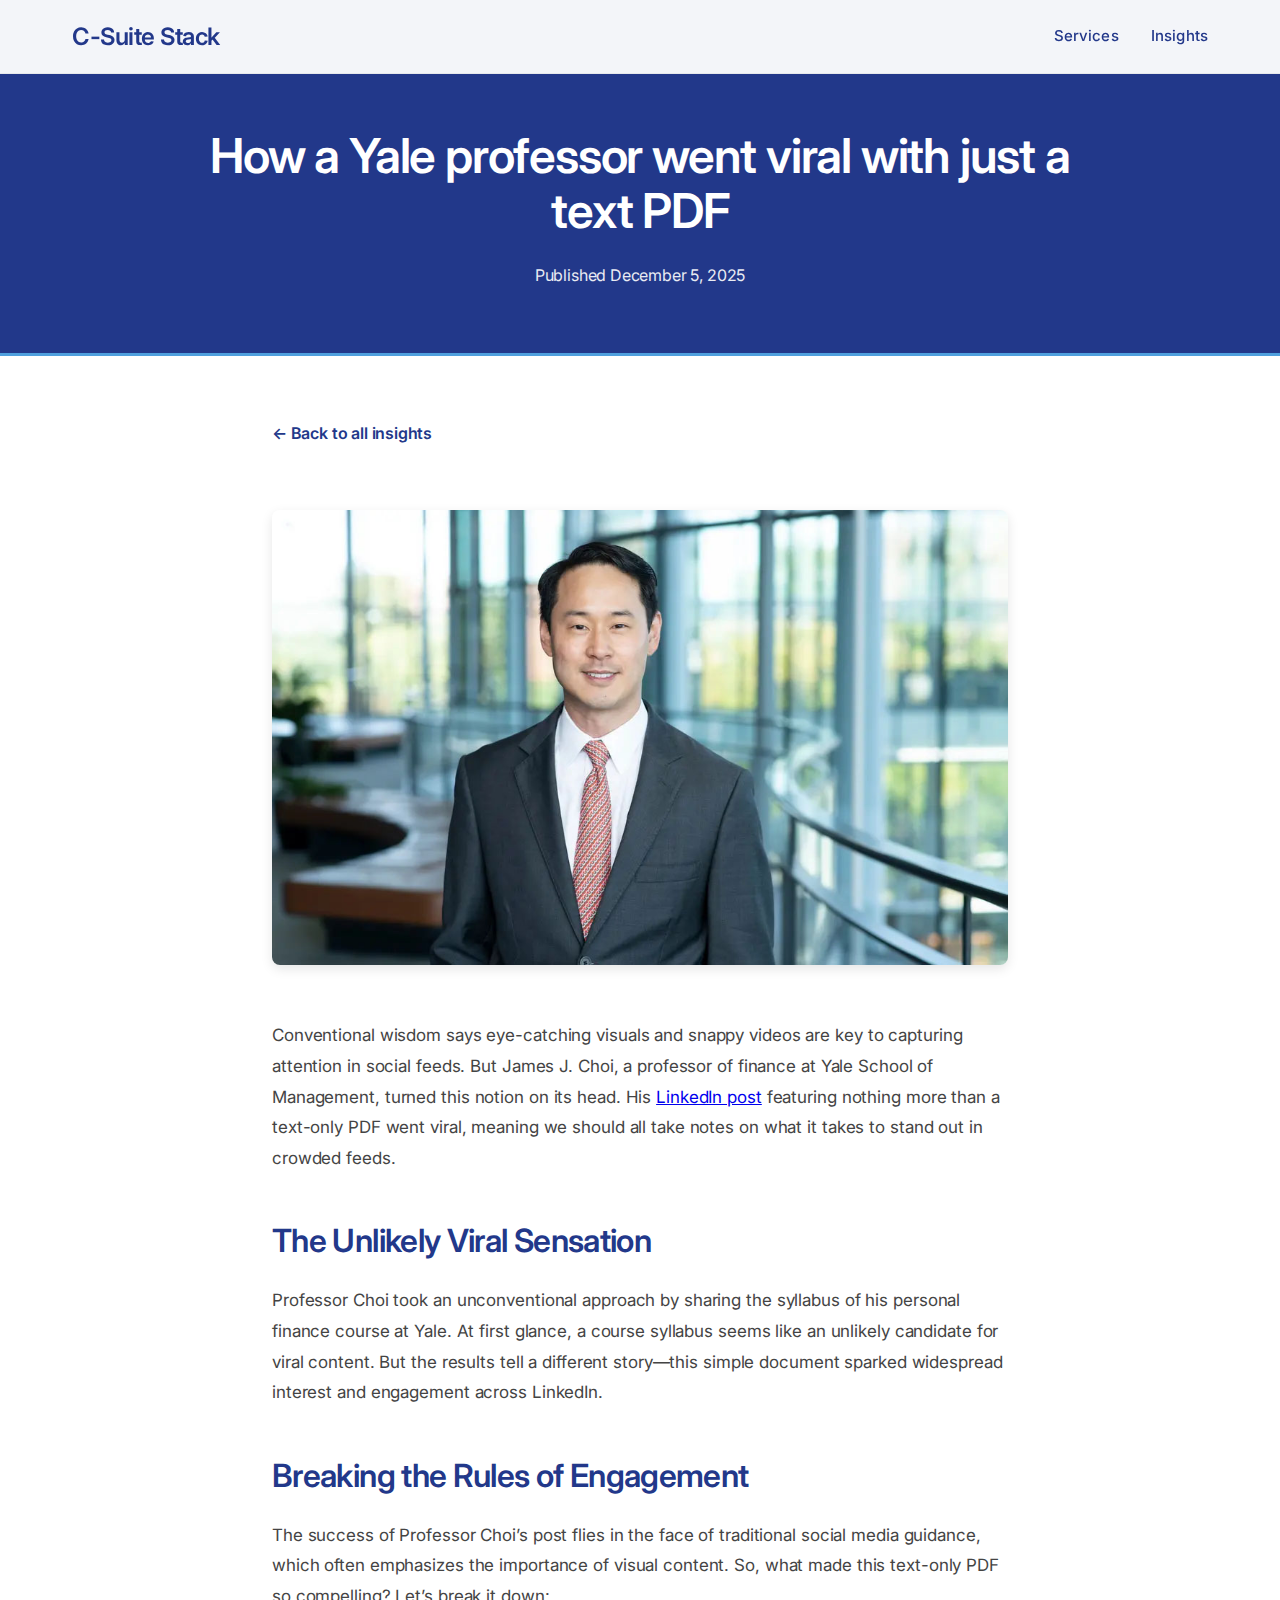
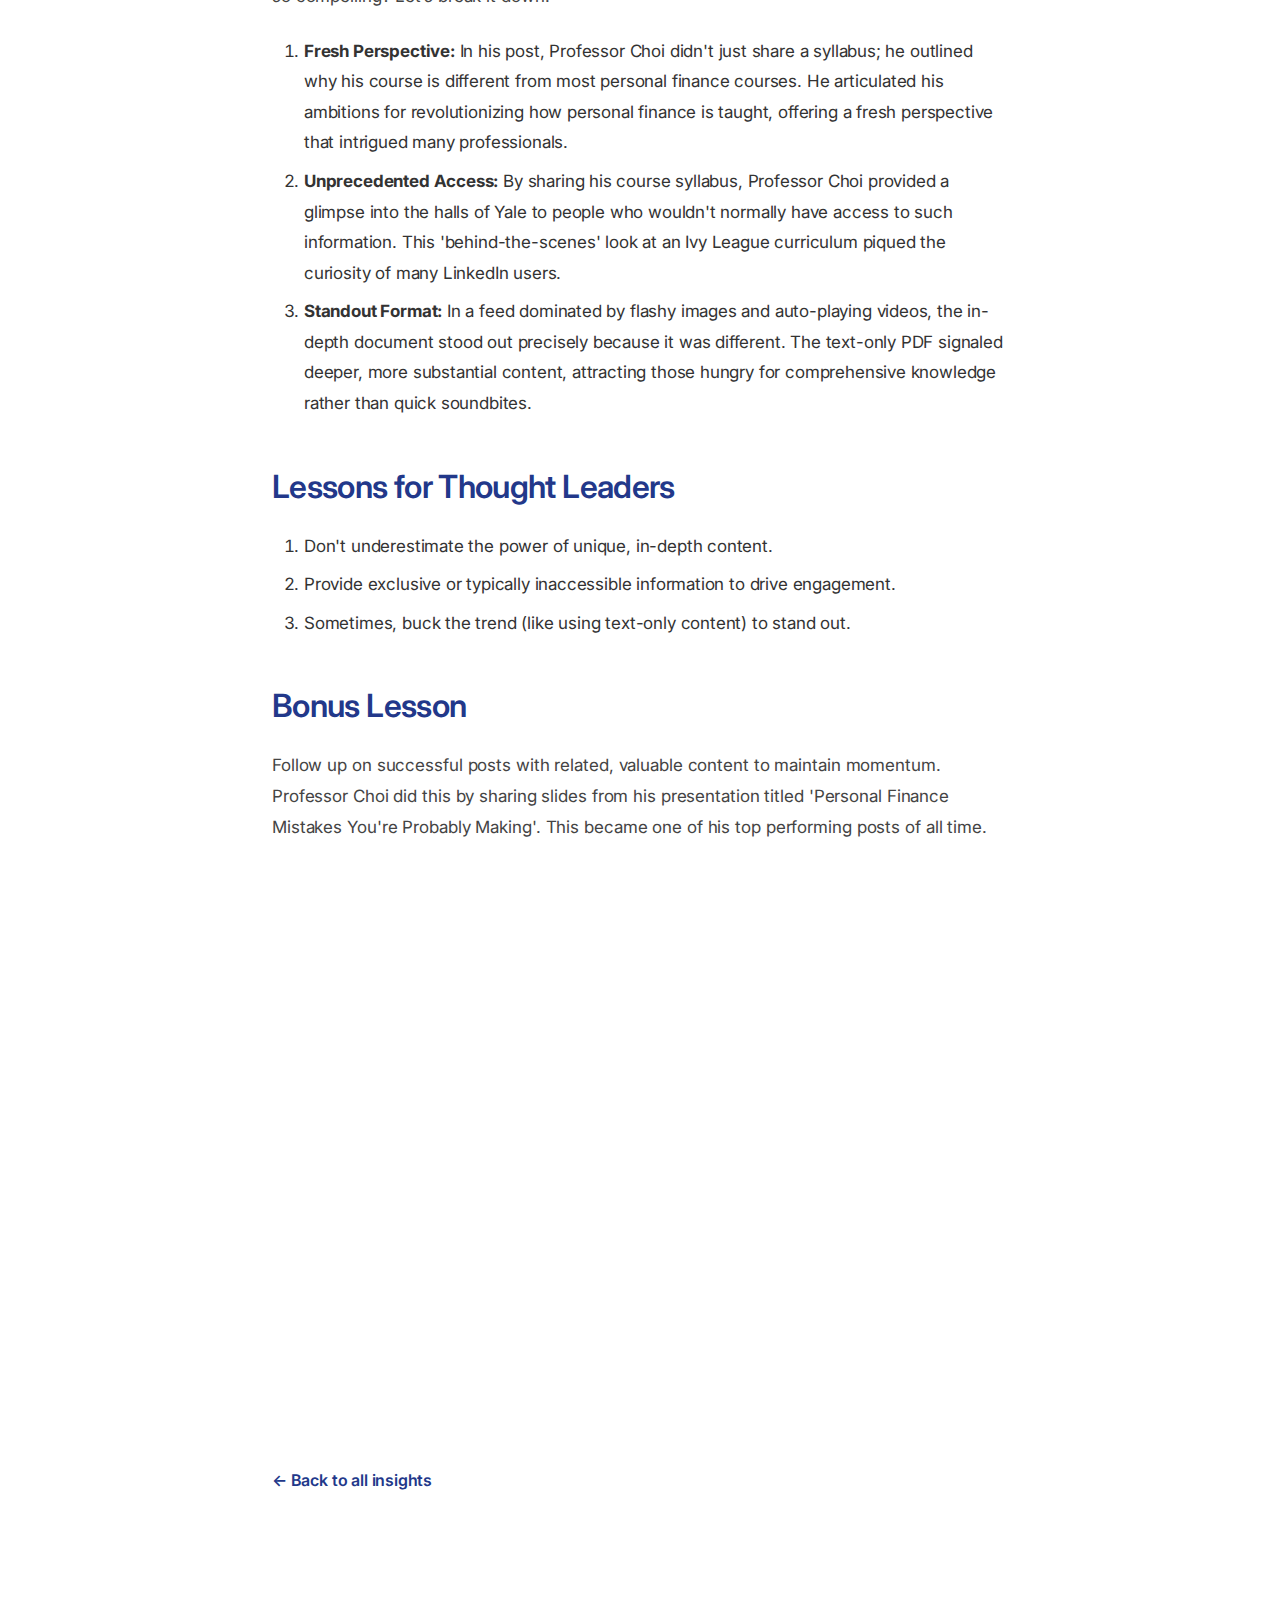
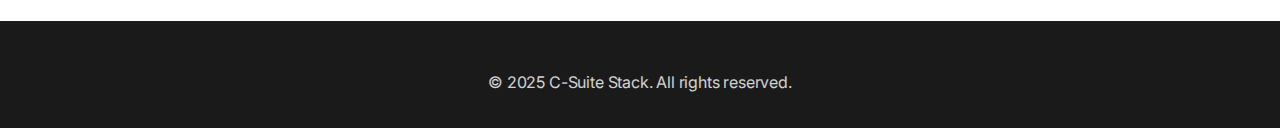
<file: blog/how-a-yale-professor-went-viral-with-just-a-text-pdf.html>
<!DOCTYPE html>
<html lang="en">
<head>
    <meta charset="UTF-8">
    <meta name="viewport" content="width=device-width, initial-scale=1.0">
    <title>How a Yale professor went viral with just a text PDF - C-Suite Stack</title>
    <script src="../js/analytics.js"></script>
    <link rel="stylesheet" href="../css/blog.css">
</head>
<body>
    <nav class="nav">
        <div class="nav-container">
            <a href="../index.html" class="logo-text">C-Suite Stack</a>
            <div class="nav-links">
                <a href="../index.html#services" class="nav-link">Services</a>
                <a href="../index.html#trending" class="nav-link">Insights</a>
            </div>
        </div>
    </nav>

    <header class="article-header">
        <h1>How a Yale professor went viral with just a text PDF</h1>
        <div class="article-meta">Published December 5, 2025</div>
    </header>

    <article class="article-content">
        <a href="../index.html#trending" class="back-link">← Back to all insights</a>

        <img src="../images/profchoi1.jpg" alt="Yale professor viral post" class="featured-image">

        <p> Conventional wisdom says eye-catching visuals and snappy videos are key to capturing attention in social feeds. But James J. Choi, a professor of finance at Yale School of Management, turned this notion on its head. His <a href="https://www.linkedin.com/posts/james-j-choi-finance_personal-finance-syllabus-activity-7018572365764710401-a37g/?utm_source=share&utm_medium=member_desktop" target="_blank">LinkedIn post</a> featuring nothing more than a text-only PDF went viral, meaning we should all take notes on what it takes to stand out in crowded feeds.</p>

        <h2>The Unlikely Viral Sensation</h2>
        <p>Professor Choi took an unconventional approach by sharing the syllabus of his personal finance course at Yale. At first glance, a course syllabus seems like an unlikely candidate for viral content. But the results tell a different story—this simple document sparked widespread interest and engagement across LinkedIn.</p>

        <h2>Breaking the Rules of Engagement</h2>
        <p>The success of Professor Choi’s post flies in the face of traditional social media guidance, which often emphasizes the importance of visual content. So, what made this text-only PDF so compelling? Let’s break it down:

<ol>
<li><strong>Fresh Perspective:</strong> In his post, Professor Choi didn't just share a syllabus; he outlined why his course is different from most personal finance courses. He articulated his ambitions for revolutionizing how personal finance is taught, offering a fresh perspective that intrigued many professionals.</li>
<li><strong>Unprecedented Access:</strong> By sharing his course syllabus, Professor Choi provided a glimpse into the halls of Yale to people who wouldn't normally have access to such information. This 'behind-the-scenes' look at an Ivy League curriculum piqued the curiosity of many LinkedIn users.</li>
<li><strong>Standout Format:</strong> In a feed dominated by flashy images and auto-playing videos, the in-depth document stood out precisely because it was different. The text-only PDF signaled deeper, more substantial content, attracting those hungry for comprehensive knowledge rather than quick soundbites.</li>
</ol>

<h2>Lessons for Thought Leaders</h2>
<ol>
<li>Don't underestimate the power of unique, in-depth content.</li>
<li>Provide exclusive or typically inaccessible information to drive engagement.</li>
<li>Sometimes, buck the trend (like using text-only content) to stand out.</li>
</ol>

<h2>Bonus Lesson</h2>
<p>Follow up on successful posts with related, valuable content to maintain momentum. Professor Choi did this by sharing slides from his presentation titled 'Personal Finance Mistakes You're Probably Making'. This became one of his top performing posts of all time.</p>

<iframe src="https://www.linkedin.com/embed/feed/update/urn:li:ugcPost:7067553648049840128?collapsed=1" height="567" width="504" frameborder="0" allowfullscreen="" title="Embedded post"></iframe>

        <br><br>
        <a href="../index.html#trending" class="back-link">← Back to all insights</a>
    </article>

    <footer class="footer">
        <p>&copy; 2025 C-Suite Stack. All rights reserved.</p>
    </footer>

    <script>
        // Navigation scroll behavior
        document.addEventListener('DOMContentLoaded', function() {
            const nav = document.querySelector('.nav');
            window.addEventListener('scroll', function() {
                if (window.scrollY > 50) {
                    nav.classList.add('scrolled');
                } else {
                    nav.classList.remove('scrolled');
                }
            });
        });
    </script>
</body>
</html>
</file>
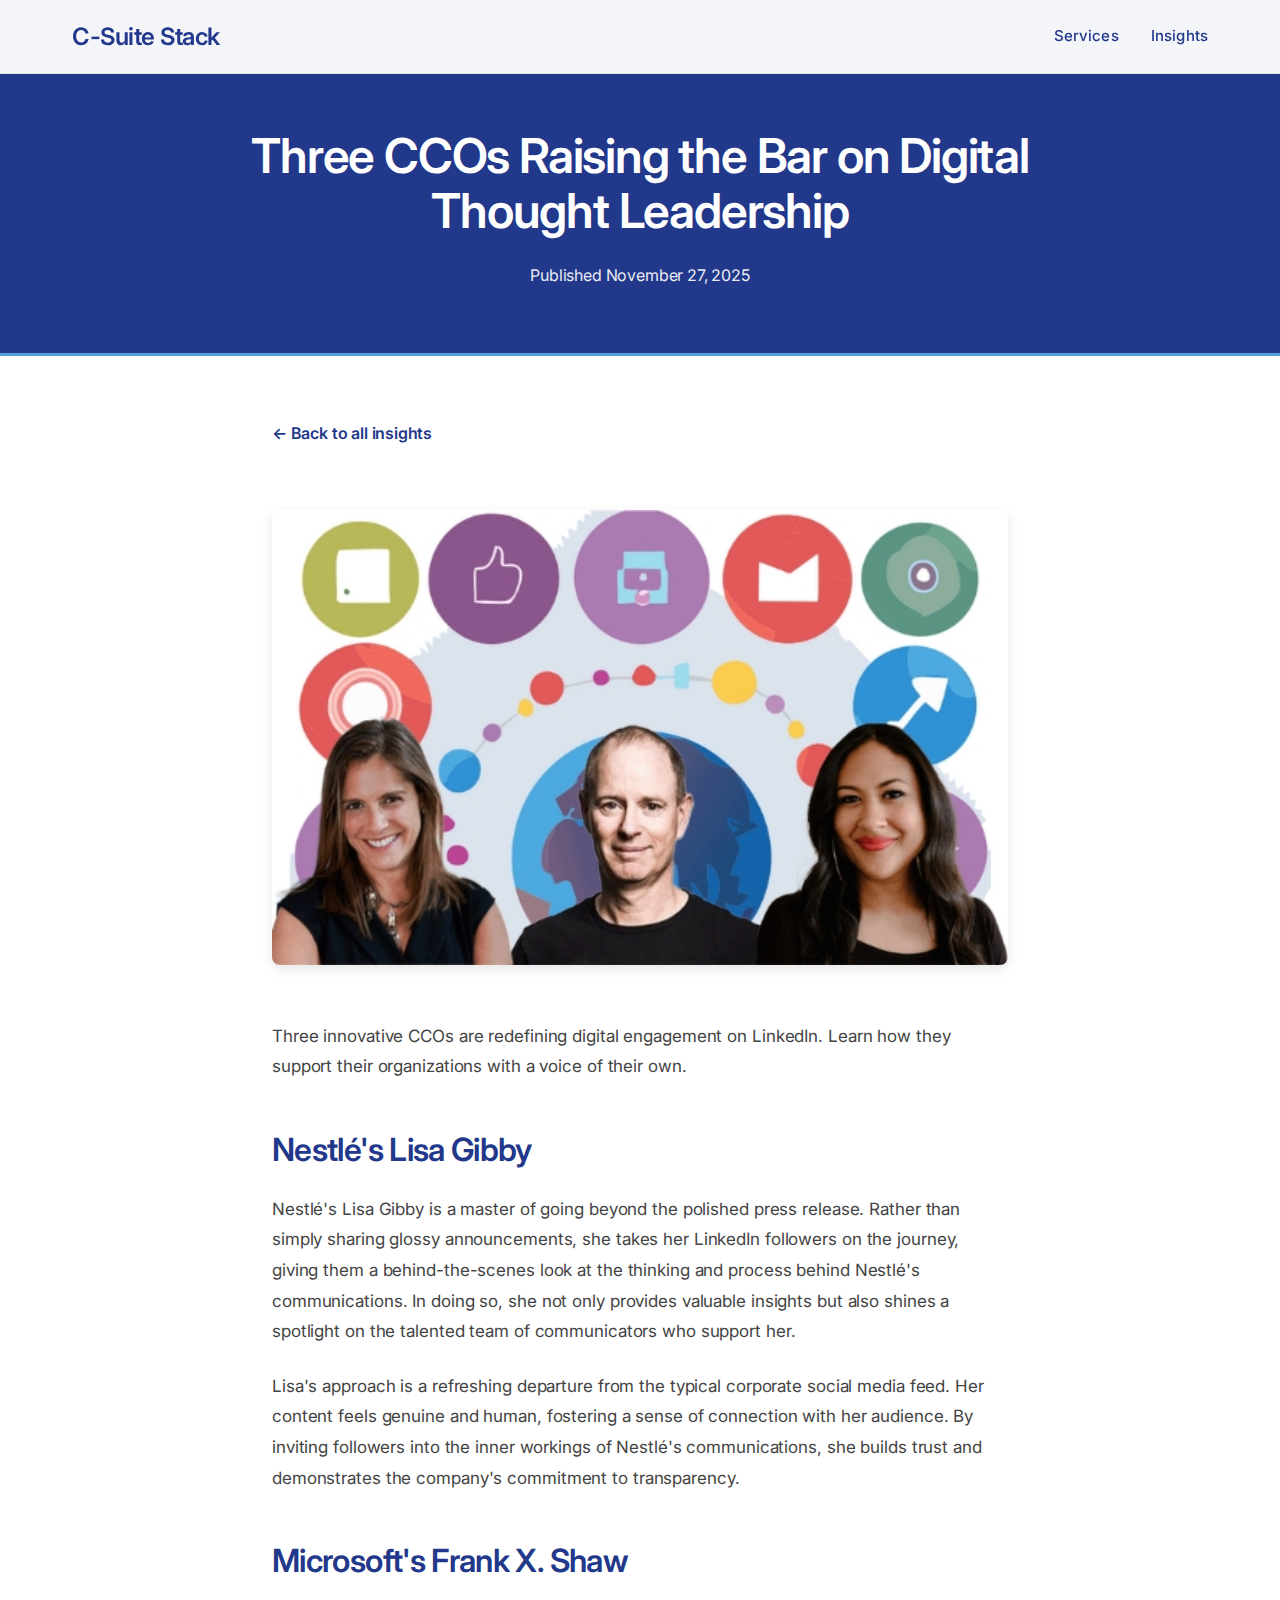
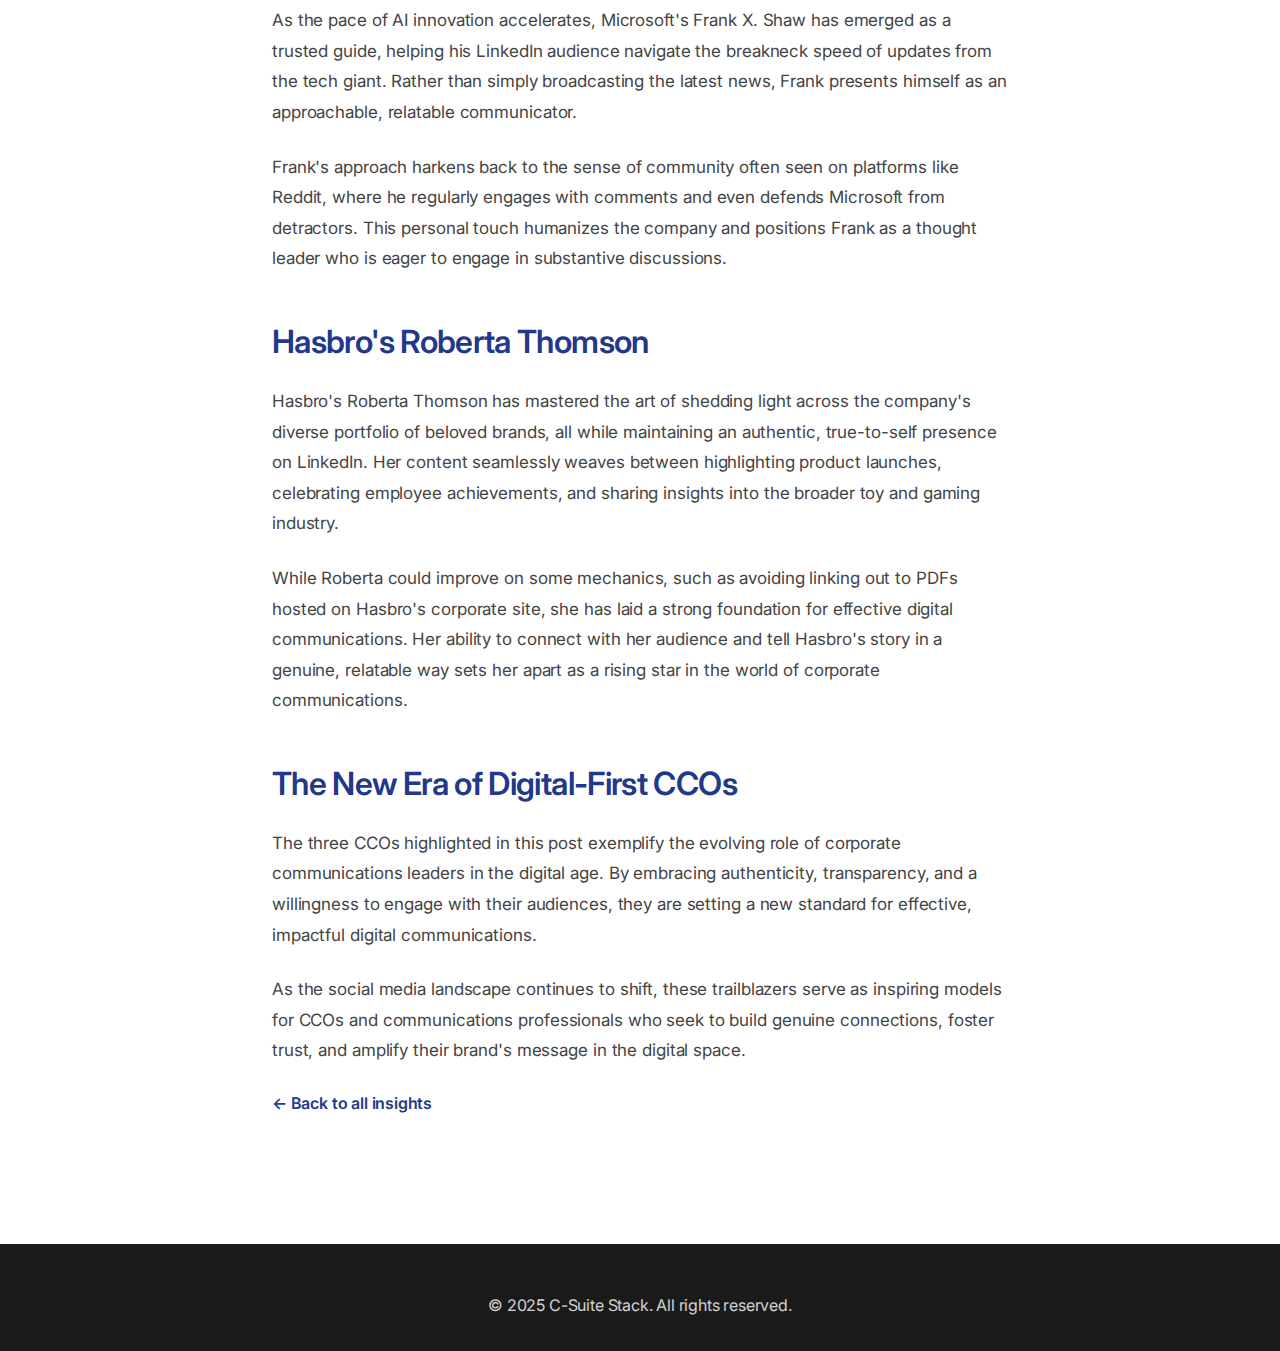
<file: blog/three-ccos-raising-the-bar-on-digital-communications.html>
<!DOCTYPE html>
<html lang="en">
<head>
    <meta charset="UTF-8">
    <meta name="viewport" content="width=device-width, initial-scale=1.0">
    <title>Three CCOs Raising the Bar on Digital Communications - C-Suite Stack</title>
    <script src="../js/analytics.js"></script>
    <link rel="stylesheet" href="../css/blog.css">
</head>
<body>
    <nav class="nav">
        <div class="nav-container">
            <a href="../index.html" class="logo-text">C-Suite Stack</a>
            <div class="nav-links">
                <a href="../index.html#services" class="nav-link">Services</a>
                <a href="../index.html#trending" class="nav-link">Insights</a>
            </div>
        </div>
    </nav>

    <header class="article-header">
        <h1>Three CCOs Raising the Bar on Digital Thought Leadership</h1>
        <div class="article-meta">Published November 27, 2025</div>
    </header>

    <article class="article-content">
        <a href="../index.html#trending" class="back-link">← Back to all insights</a>

        <img src="../images/3CCOs.jpg" alt="CCOs raising the bar" class="featured-image">

        <p>Three innovative CCOs are redefining digital engagement on LinkedIn. Learn how they support their organizations with a voice of their own.</p>

        <h2>Nestlé's Lisa Gibby</h2>
        <p>Nestlé's Lisa Gibby is a master of going beyond the polished press release. Rather than simply sharing glossy announcements, she takes her LinkedIn followers on the journey, giving them a behind-the-scenes look at the thinking and process behind Nestlé's communications. In doing so, she not only provides valuable insights but also shines a spotlight on the talented team of communicators who support her.</p>

        <p>Lisa's approach is a refreshing departure from the typical corporate social media feed. Her content feels genuine and human, fostering a sense of connection with her audience. By inviting followers into the inner workings of Nestlé's communications, she builds trust and demonstrates the company's commitment to transparency.</p>

        <h2>Microsoft's Frank X. Shaw</h2>
        <p>As the pace of AI innovation accelerates, Microsoft's Frank X. Shaw has emerged as a trusted guide, helping his LinkedIn audience navigate the breakneck speed of updates from the tech giant. Rather than simply broadcasting the latest news, Frank presents himself as an approachable, relatable communicator.</p>

        <p>Frank's approach harkens back to the sense of community often seen on platforms like Reddit, where he regularly engages with comments and even defends Microsoft from detractors. This personal touch humanizes the company and positions Frank as a thought leader who is eager to engage in substantive discussions.</p>

        <h2>Hasbro's Roberta Thomson</h2>
        <p>Hasbro's Roberta Thomson has mastered the art of shedding light across the company's diverse portfolio of beloved brands, all while maintaining an authentic, true-to-self presence on LinkedIn. Her content seamlessly weaves between highlighting product launches, celebrating employee achievements, and sharing insights into the broader toy and gaming industry.</p>

        <p>While Roberta could improve on some mechanics, such as avoiding linking out to PDFs hosted on Hasbro's corporate site, she has laid a strong foundation for effective digital communications. Her ability to connect with her audience and tell Hasbro's story in a genuine, relatable way sets her apart as a rising star in the world of corporate communications.</p>

        <h2>The New Era of Digital-First CCOs</h2>
        <p>The three CCOs highlighted in this post exemplify the evolving role of corporate communications leaders in the digital age. By embracing authenticity, transparency, and a willingness to engage with their audiences, they are setting a new standard for effective, impactful digital communications.</p>

        <p>As the social media landscape continues to shift, these trailblazers serve as inspiring models for CCOs and communications professionals who seek to build genuine connections, foster trust, and amplify their brand's message in the digital space.</p>

        <a href="../index.html#trending" class="back-link">← Back to all insights</a>
    </article>

    <footer class="footer">
        <p>&copy; 2025 C-Suite Stack. All rights reserved.</p>
    </footer>

    <script>
        // Navigation scroll behavior
        document.addEventListener('DOMContentLoaded', function() {
            const nav = document.querySelector('.nav');
            window.addEventListener('scroll', function() {
                if (window.scrollY > 50) {
                    nav.classList.add('scrolled');
                } else {
                    nav.classList.remove('scrolled');
                }
            });
        });
    </script>
</body>
</html>
</file>
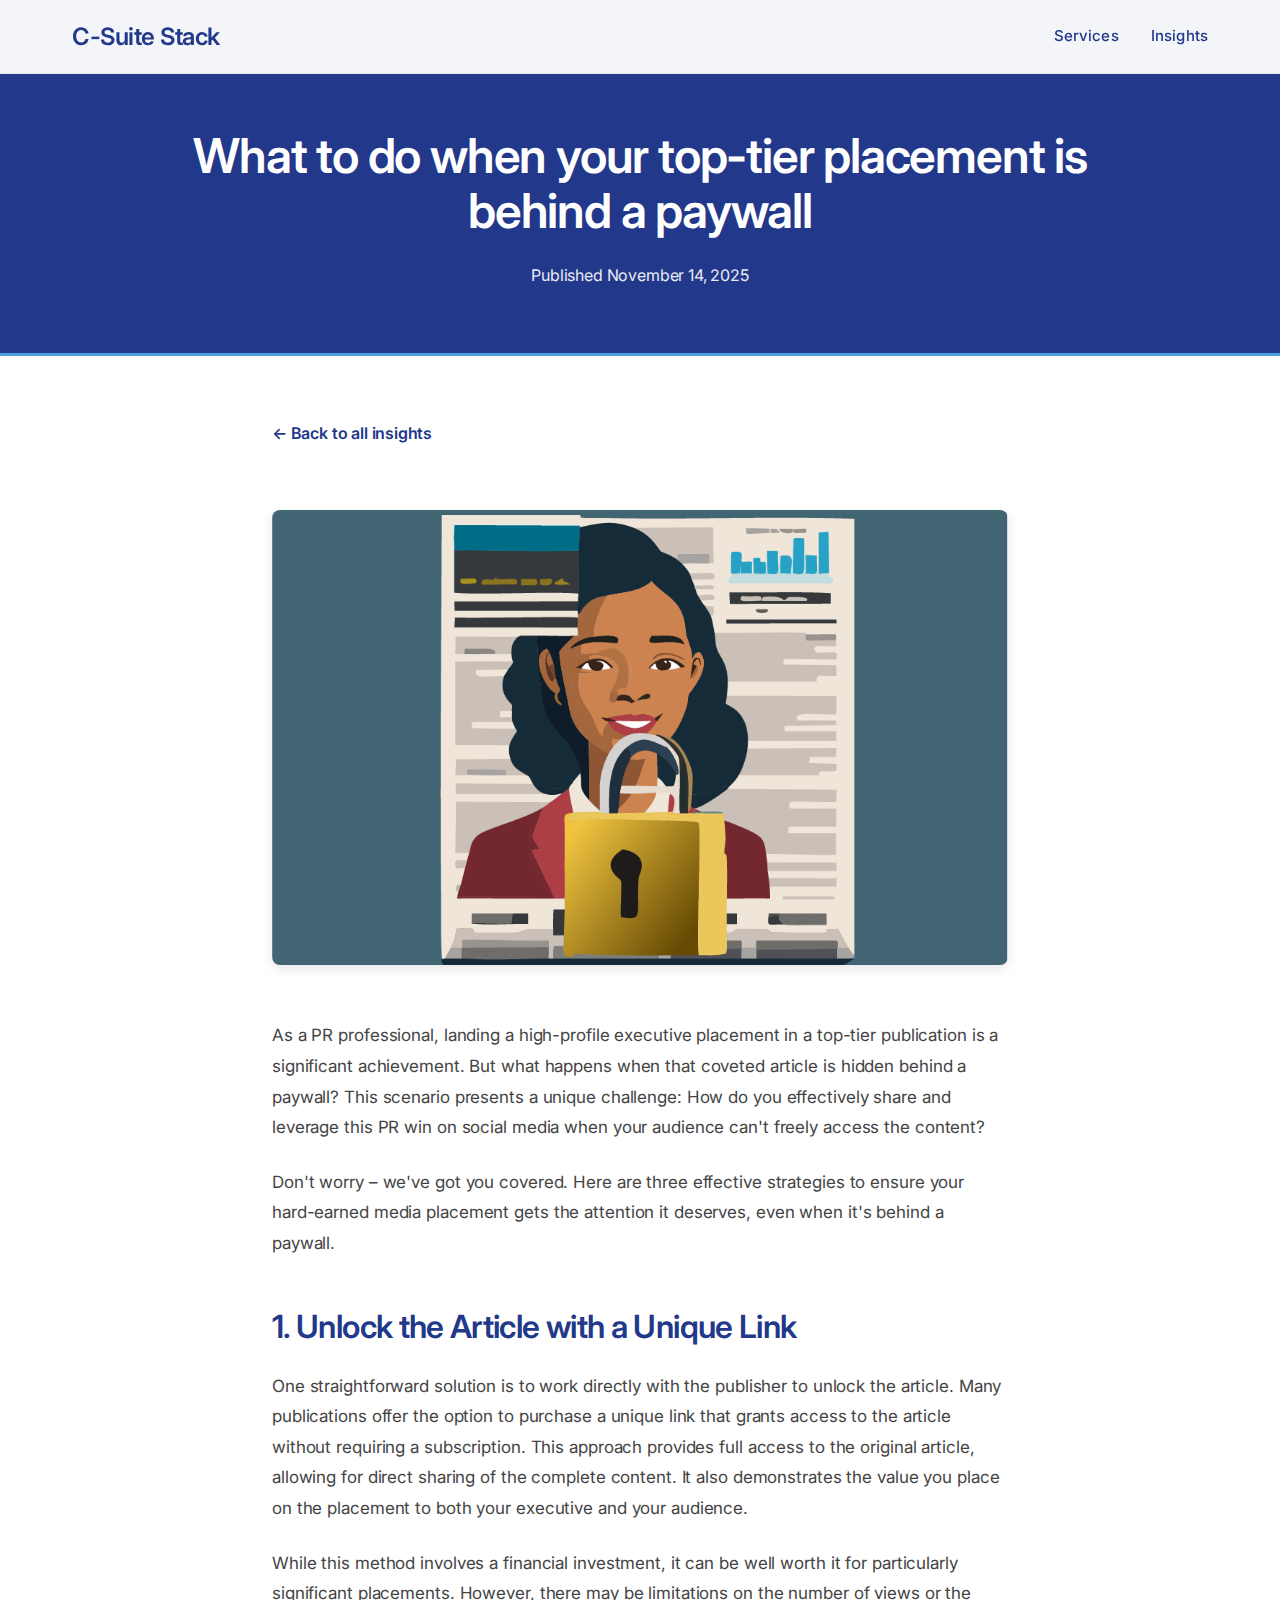
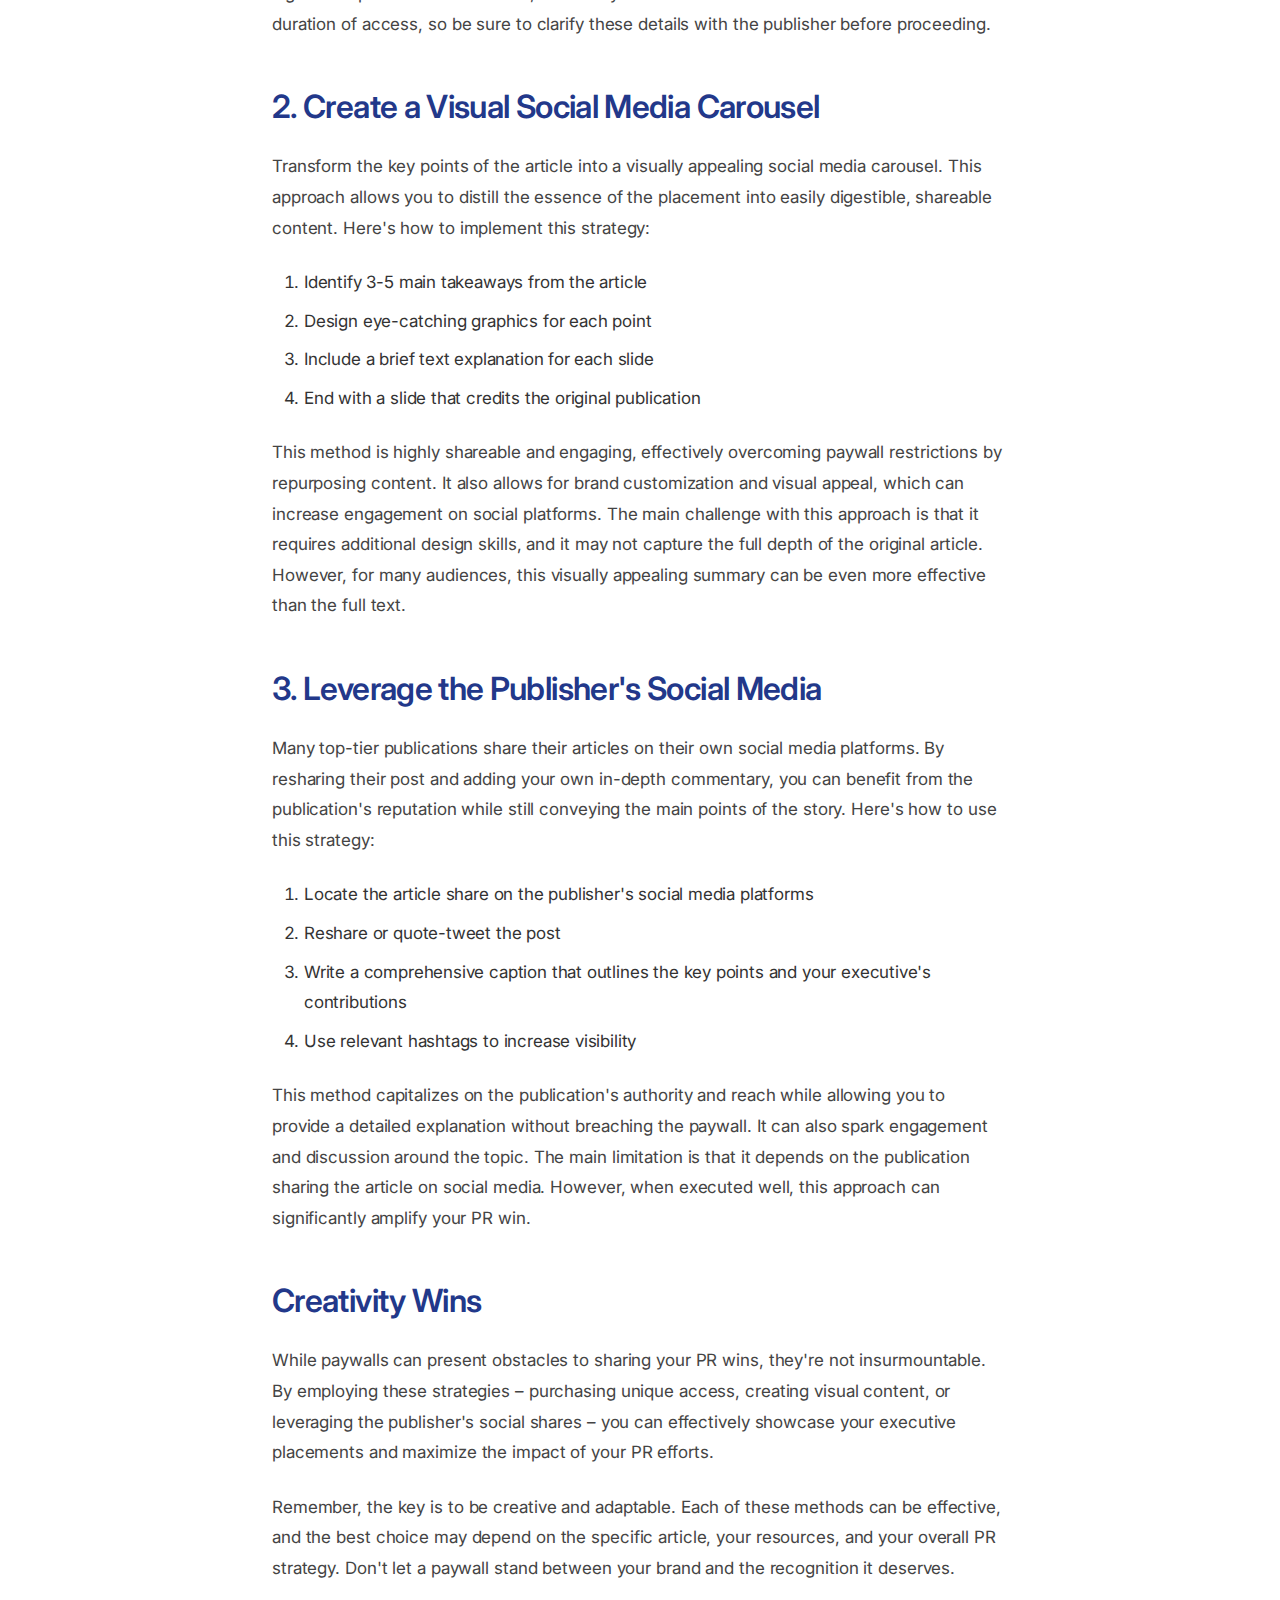
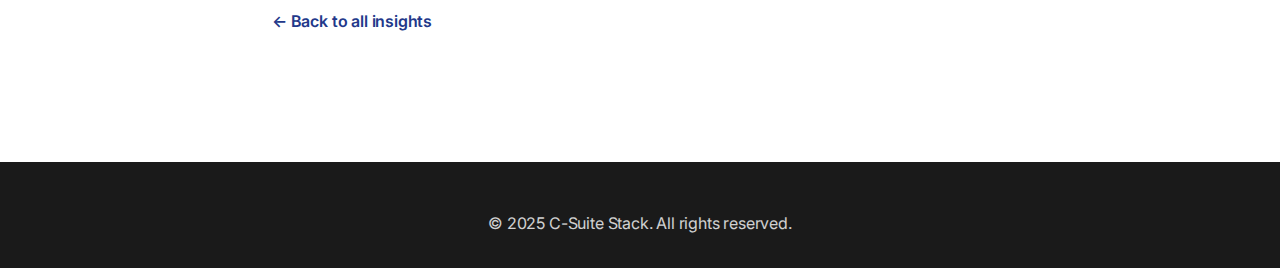
<file: blog/what-to-do-when-your-top-tier-placement-is-behind-a-paywall.html>
<!DOCTYPE html>
<html lang="en">
<head>
    <meta charset="UTF-8">
    <meta name="viewport" content="width=device-width, initial-scale=1.0">
    <title>What to do when your top-tier placement is behind a paywall - C-Suite Stack</title>
    <script src="../js/analytics.js"></script>
    <link rel="stylesheet" href="../css/blog.css">
</head>
<body>
    <nav class="nav">
        <div class="nav-container">
            <a href="../index.html" class="logo-text">C-Suite Stack</a>
            <div class="nav-links">
                <a href="../index.html#services" class="nav-link">Services</a>
                <a href="../index.html#trending" class="nav-link">Insights</a>
            </div>
        </div>
    </nav>

    <header class="article-header">
        <h1>What to do when your top-tier placement is behind a paywall</h1>
        <div class="article-meta">Published November 14, 2025</div>
    </header>

    <article class="article-content">
        <a href="../index.html#trending" class="back-link">← Back to all insights</a>

        <img src="../images/paywall.png" alt="Paywall strategy" class="featured-image">

        <p>As a PR professional, landing a high-profile executive placement in a top-tier publication is a significant achievement. But what happens when that coveted article is hidden behind a paywall? This scenario presents a unique challenge: How do you effectively share and leverage this PR win on social media when your audience can't freely access the content?</p>

        <p>Don't worry – we've got you covered. Here are three effective strategies to ensure your hard-earned media placement gets the attention it deserves, even when it's behind a paywall.</p>

        <h2>1. Unlock the Article with a Unique Link</h2>
        <p>One straightforward solution is to work directly with the publisher to unlock the article. Many publications offer the option to purchase a unique link that grants access to the article without requiring a subscription. This approach provides full access to the original article, allowing for direct sharing of the complete content. It also demonstrates the value you place on the placement to both your executive and your audience.</p>

        <p>While this method involves a financial investment, it can be well worth it for particularly significant placements. However, there may be limitations on the number of views or the duration of access, so be sure to clarify these details with the publisher before proceeding.</p>

        <h2>2. Create a Visual Social Media Carousel</h2>
        <p>Transform the key points of the article into a visually appealing social media carousel. This approach allows you to distill the essence of the placement into easily digestible, shareable content. Here's how to implement this strategy:</p>

        <ol>
            <li>Identify 3-5 main takeaways from the article</li>
            <li>Design eye-catching graphics for each point</li>
            <li>Include a brief text explanation for each slide</li>
            <li>End with a slide that credits the original publication</li>
        </ol>

        <p>This method is highly shareable and engaging, effectively overcoming paywall restrictions by repurposing content. It also allows for brand customization and visual appeal, which can increase engagement on social platforms. The main challenge with this approach is that it requires additional design skills, and it may not capture the full depth of the original article. However, for many audiences, this visually appealing summary can be even more effective than the full text.</p>

        <h2>3. Leverage the Publisher's Social Media</h2>
        <p>Many top-tier publications share their articles on their own social media platforms. By resharing their post and adding your own in-depth commentary, you can benefit from the publication's reputation while still conveying the main points of the story. Here's how to use this strategy:</p>

        <ol>
            <li>Locate the article share on the publisher's social media platforms</li>
            <li>Reshare or quote-tweet the post</li>
            <li>Write a comprehensive caption that outlines the key points and your executive's contributions</li>
            <li>Use relevant hashtags to increase visibility</li>
        </ol>

        <p>This method capitalizes on the publication's authority and reach while allowing you to provide a detailed explanation without breaching the paywall. It can also spark engagement and discussion around the topic. The main limitation is that it depends on the publication sharing the article on social media. However, when executed well, this approach can significantly amplify your PR win.</p>

        <h2>Creativity Wins</h2>
        <p>While paywalls can present obstacles to sharing your PR wins, they're not insurmountable. By employing these strategies – purchasing unique access, creating visual content, or leveraging the publisher's social shares – you can effectively showcase your executive placements and maximize the impact of your PR efforts.</p>

        <p>Remember, the key is to be creative and adaptable. Each of these methods can be effective, and the best choice may depend on the specific article, your resources, and your overall PR strategy. Don't let a paywall stand between your brand and the recognition it deserves.</p>

        <a href="../index.html#trending" class="back-link">← Back to all insights</a>
    </article>

    <footer class="footer">
        <p>&copy; 2025 C-Suite Stack. All rights reserved.</p>
    </footer>

    <script>
        // Navigation scroll behavior
        document.addEventListener('DOMContentLoaded', function() {
            const nav = document.querySelector('.nav');
            window.addEventListener('scroll', function() {
                if (window.scrollY > 50) {
                    nav.classList.add('scrolled');
                } else {
                    nav.classList.remove('scrolled');
                }
            });
        });
    </script>
</body>
</html>
</file>
<file: css/blog.css>
@import url('https://fonts.googleapis.com/css2?family=Inter:wght@400;500;600;700&display=swap');

* {
    margin: 0;
    padding: 0;
    box-sizing: border-box;
}

body {
    font-family: 'Inter', -apple-system, BlinkMacSystemFont, 'Segoe UI', Roboto, Oxygen, Ubuntu, Cantarell, sans-serif;
    font-size: 16px;
    font-weight: 400;
    letter-spacing: -0.011em;
    line-height: 1.65;
    color: #333;
}

/* Navigation */
.nav {
    position: fixed;
    top: 0;
    left: 0;
    right: 0;
    background: rgba(255, 255, 255, 0.95);
    backdrop-filter: blur(10px);
    padding: 1rem 0;
    z-index: 100;
    border-bottom: 1px solid rgba(0,0,0,0.05);
    transition: all 0.3s ease;
}

.nav.scrolled {
    padding: 0.75rem 0;
    box-shadow: 0 1px 3px rgba(0, 0, 0, 0.04);
}

.nav-container {
    max-width: 1200px;
    margin: 0 auto;
    padding: 0 2rem;
    display: flex;
    justify-content: space-between;
    align-items: center;
}

.logo-text {
    font-size: 1.5rem;
    font-weight: 600;
    letter-spacing: -0.02em;
    color: #22388a;
    text-decoration: none;
    transition: color 0.3s ease;
}

.logo-text:hover {
    color: #4FA0DE;
}

.nav-links {
    display: flex;
    gap: 2rem;
    align-items: center;
}

.nav-link {
    color: #22388a;
    text-decoration: none;
    font-weight: 500;
    font-size: 0.9375rem;
    letter-spacing: 0.01em;
    position: relative;
    padding: 0.5rem 0;
    transition: color 0.3s ease;
}

.nav-link::after {
    content: '';
    position: absolute;
    bottom: 0;
    left: 0;
    width: 0;
    height: 2px;
    background: #22388a;
    transition: width 0.3s ease;
}

.nav-link:hover {
    color: #4FA0DE;
}

.nav-link:hover::after {
    width: 100%;
}

/* Article Header */
.article-header {
    background: #22388a;
    color: white;
    padding: 8rem 2rem 4rem;
    text-align: center;
    border-bottom: 3px solid #4FA0DE;
}

.article-header h1 {
    font-size: 3rem;
    font-weight: 600;
    letter-spacing: -0.025em;
    line-height: 1.15;
    margin-bottom: 1rem;
    max-width: 900px;
    margin-left: auto;
    margin-right: auto;
}

.article-meta {
    font-size: 1rem;
    opacity: 0.9;
    margin-top: 1.5rem;
}

/* Article Content */
.article-content {
    max-width: 800px;
    margin: 4rem auto;
    padding: 0 2rem;
}

.article-content p {
    margin-bottom: 1.5rem;
    font-size: 1.0625rem;
    font-weight: 400;
    letter-spacing: -0.006em;
    line-height: 1.8;
    color: #444;
}

.article-content h2 {
    font-size: 2rem;
    font-weight: 600;
    letter-spacing: -0.02em;
    line-height: 1.25;
    color: #22388a;
    margin-top: 3rem;
    margin-bottom: 1.5rem;
}

.article-content h3 {
    font-size: 1.375rem;
    font-weight: 600;
    letter-spacing: -0.015em;
    line-height: 1.35;
    color: #22388a;
    margin-top: 2rem;
    margin-bottom: 1rem;
}

.article-content ul, .article-content ol {
    margin-bottom: 1.5rem;
    padding-left: 2rem;
}

.article-content li {
    margin-bottom: 0.5rem;
    font-size: 1.0625rem;
    line-height: 1.8;
}

.placeholder-notice {
    background: #fff3cd;
    border: 2px solid #ffc107;
    border-radius: 8px;
    padding: 2rem;
    margin: 3rem 0;
    text-align: center;
}

.placeholder-notice h3 {
    color: #856404;
    margin-bottom: 1rem;
}

.placeholder-notice p {
    color: #856404;
    margin-bottom: 0;
}

/* Featured Image */
.featured-image {
    width: 100%;
    max-width: 100%;
    height: auto;
    border-radius: 8px;
    margin: 2rem 0 3rem;
    box-shadow: 0 4px 12px rgba(0, 0, 0, 0.1);
}

/* Back Link */
.back-link {
    display: inline-flex;
    align-items: center;
    gap: 0.5rem;
    color: #22388a;
    text-decoration: none;
    font-weight: 600;
    margin-bottom: 2rem;
    transition: gap 0.3s ease;
}

.back-link:hover {
    gap: 1rem;
}

/* Footer */
.footer {
    background: #1a1a1a;
    color: white;
    padding: 3rem 2rem 2rem;
    text-align: center;
    margin-top: 6rem;
}

.footer p {
    opacity: 0.8;
}

/* Responsive */
@media (max-width: 768px) {
    .article-header h1 {
        font-size: 2rem;
    }

    .article-content {
        padding: 0 1rem;
    }

    .nav-links {
        gap: 1rem;
    }
}
</file>
